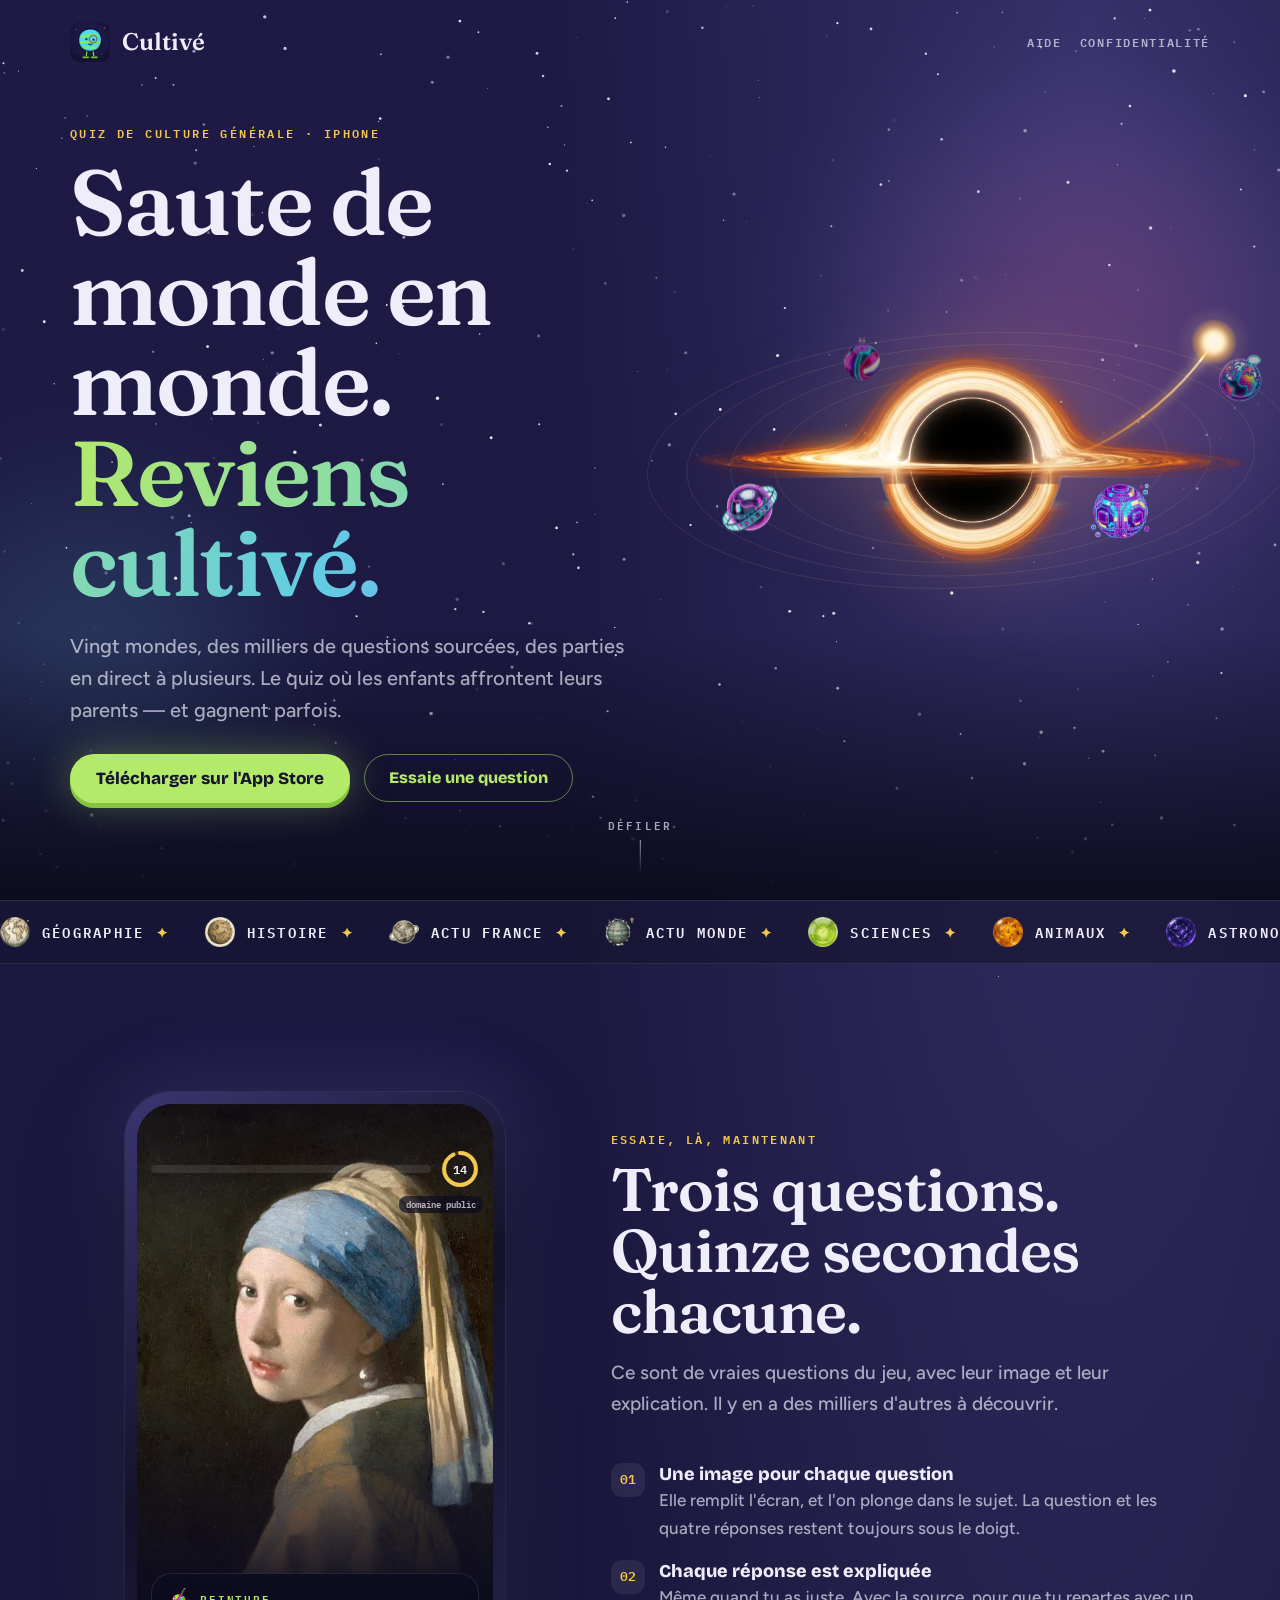
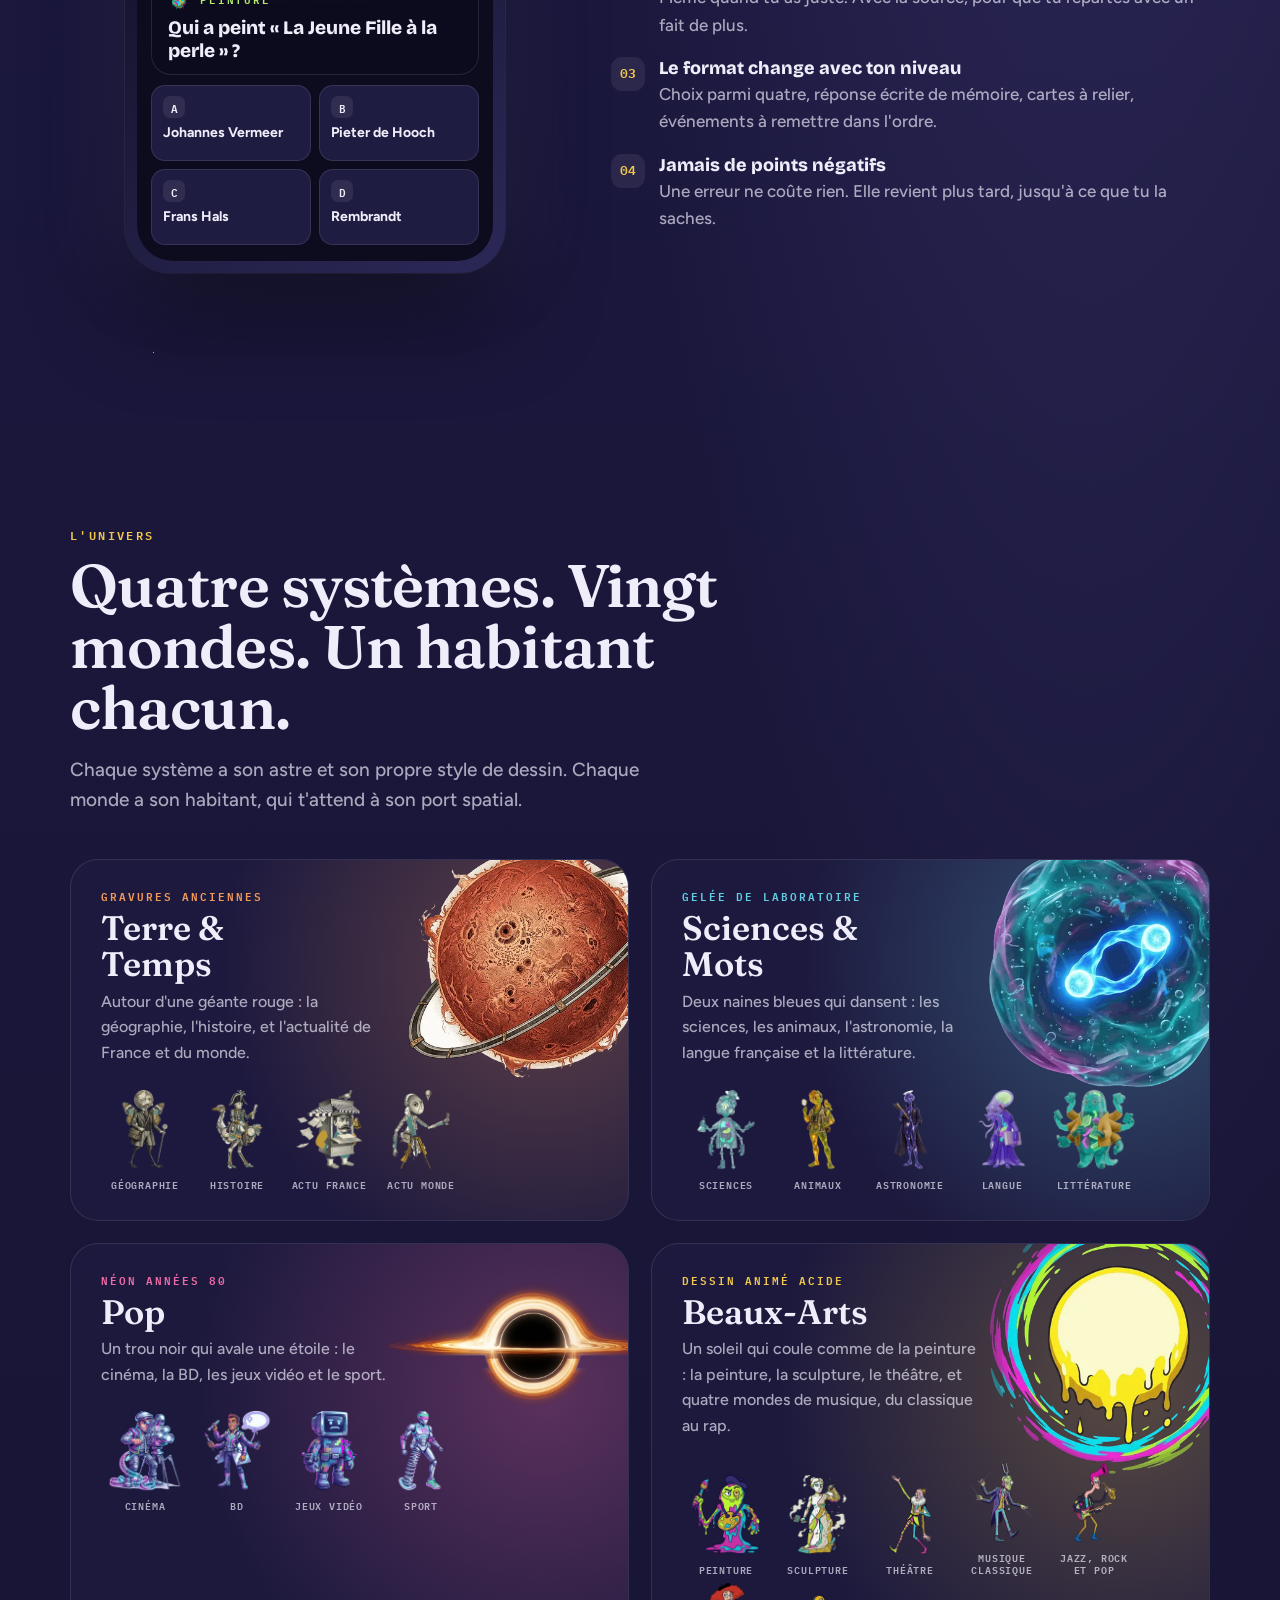
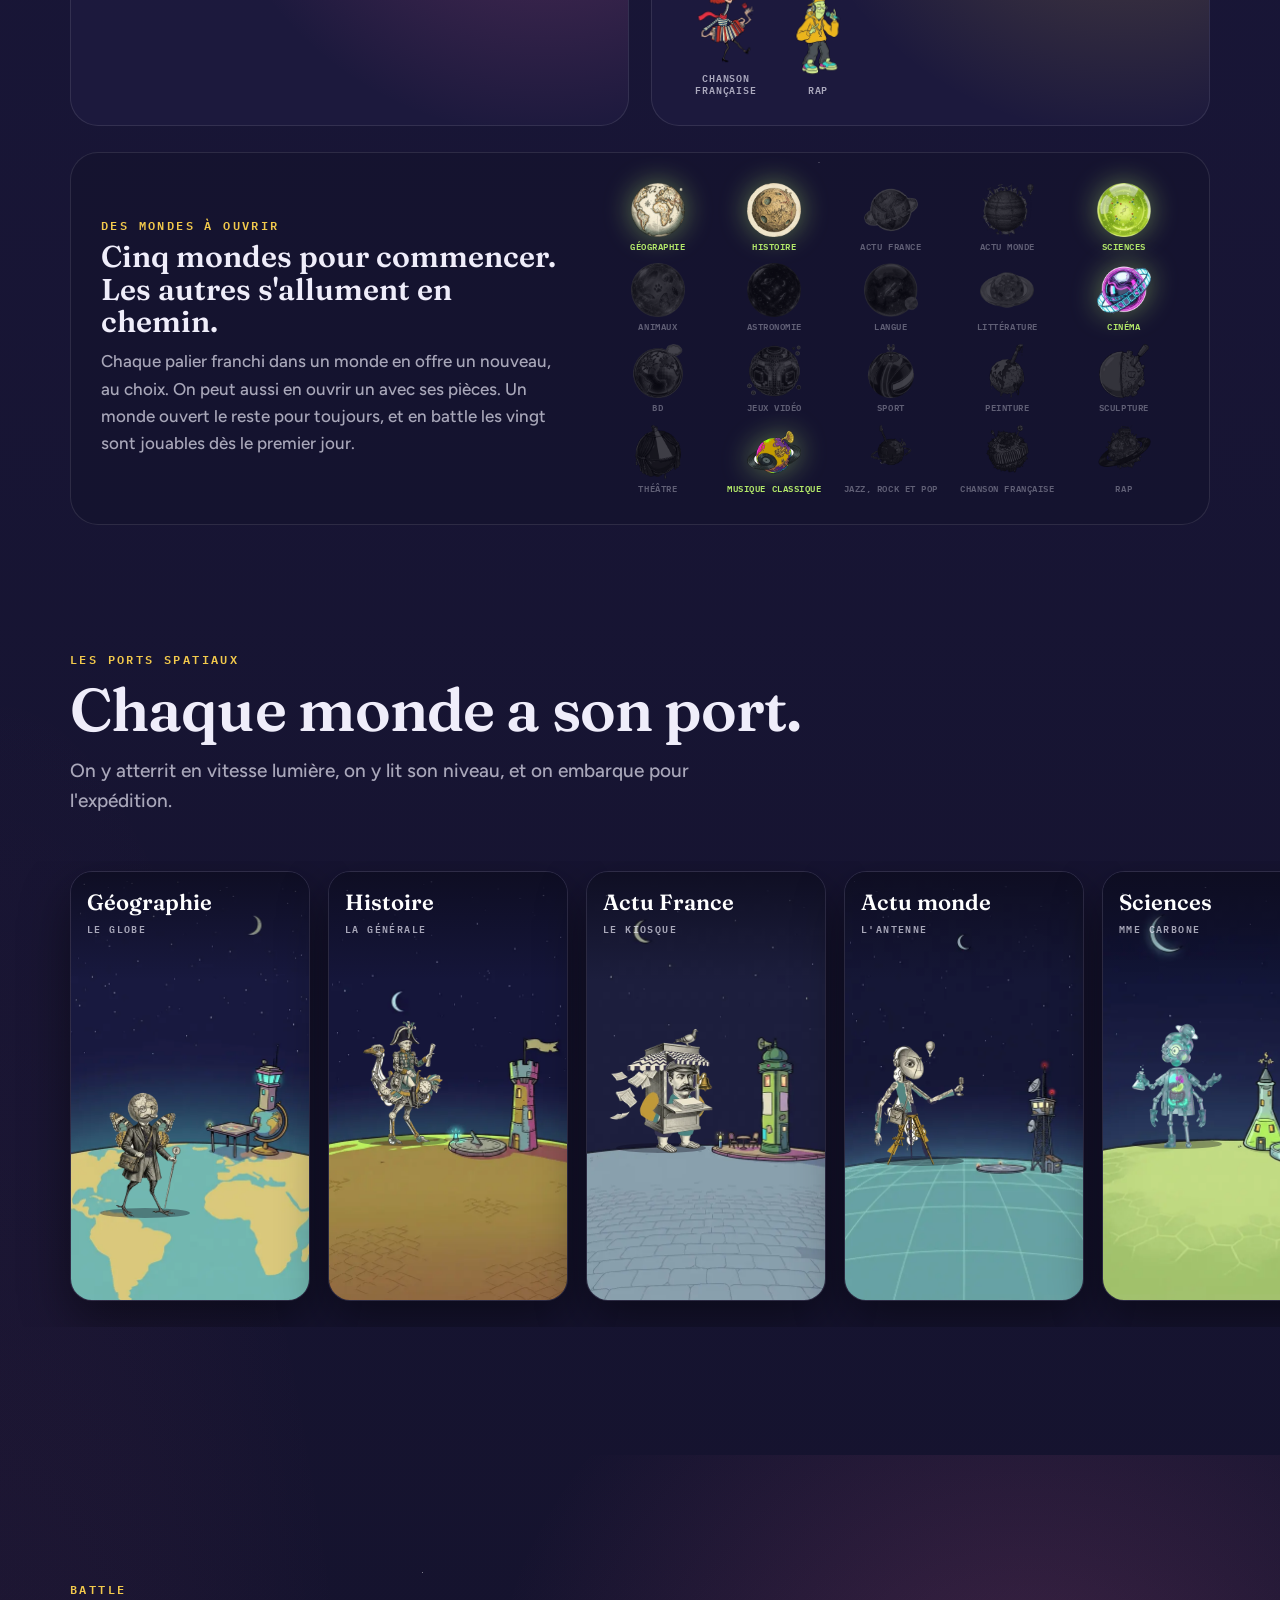
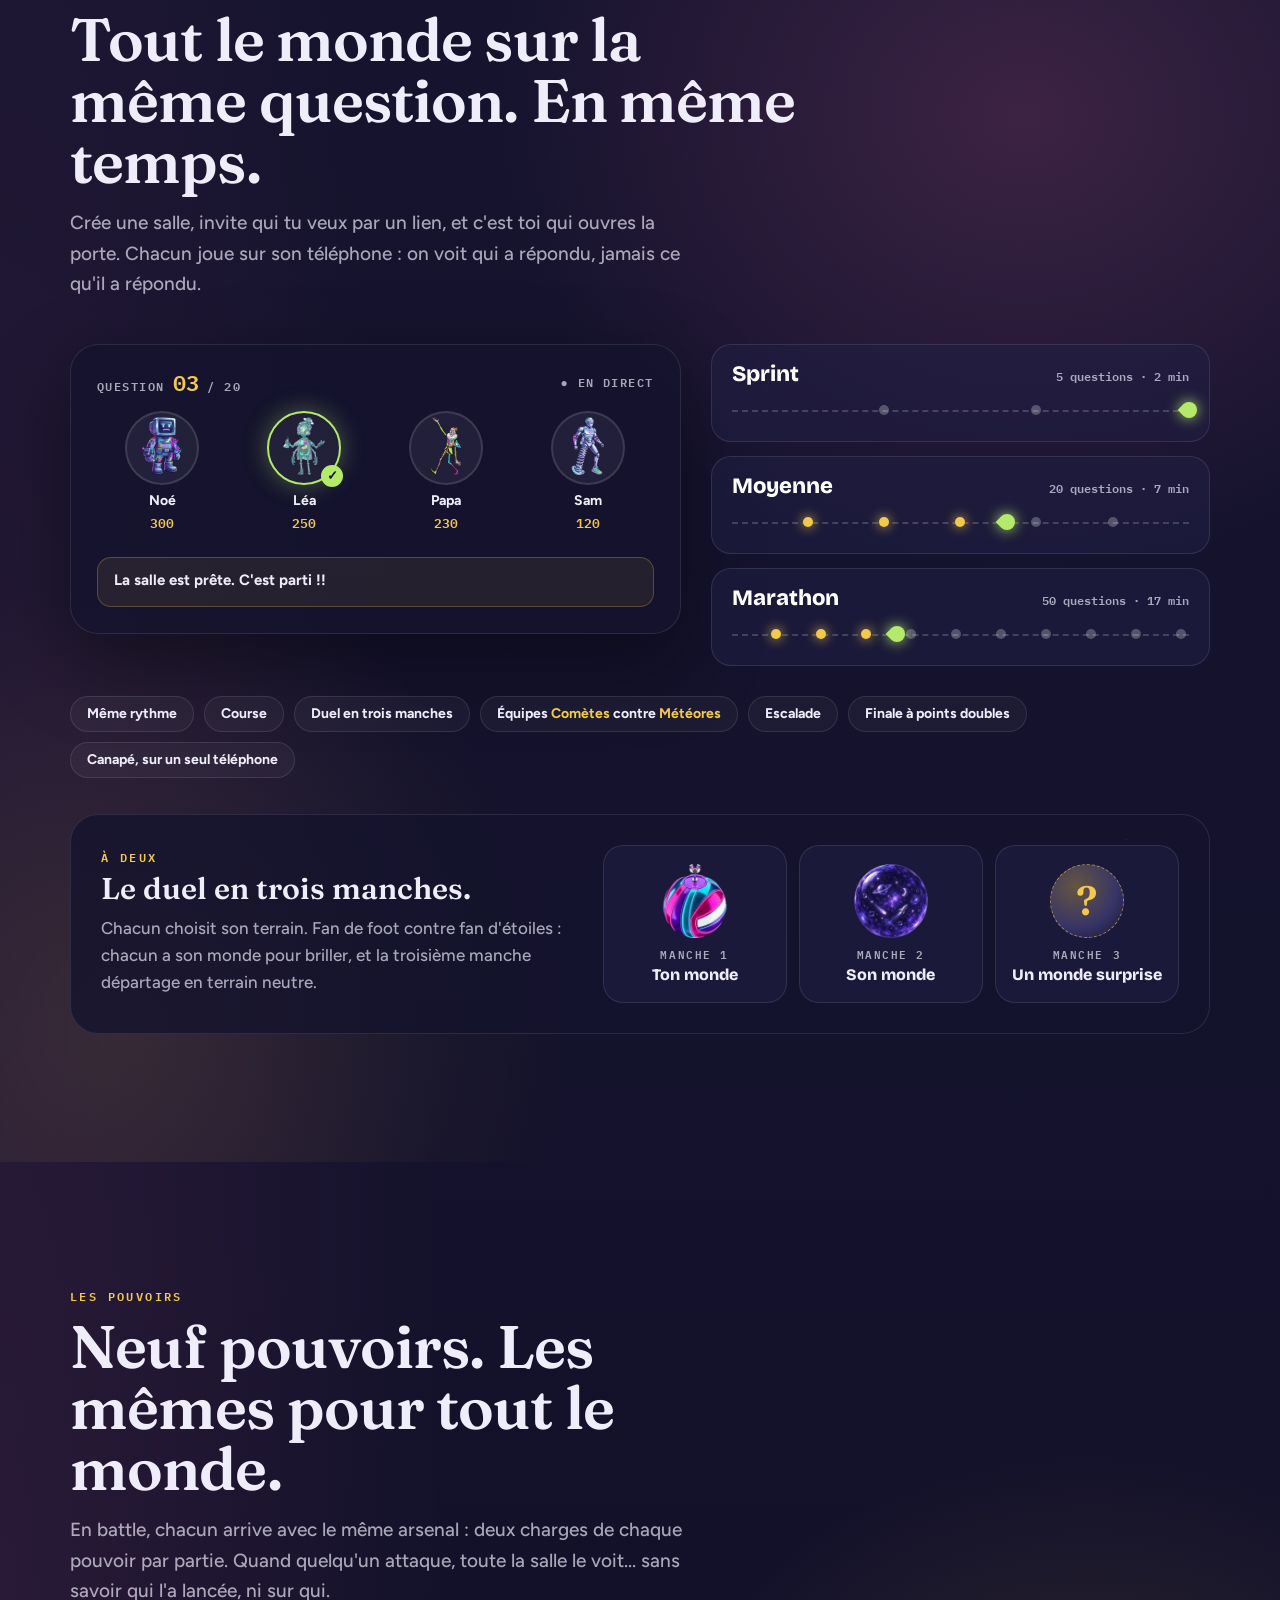
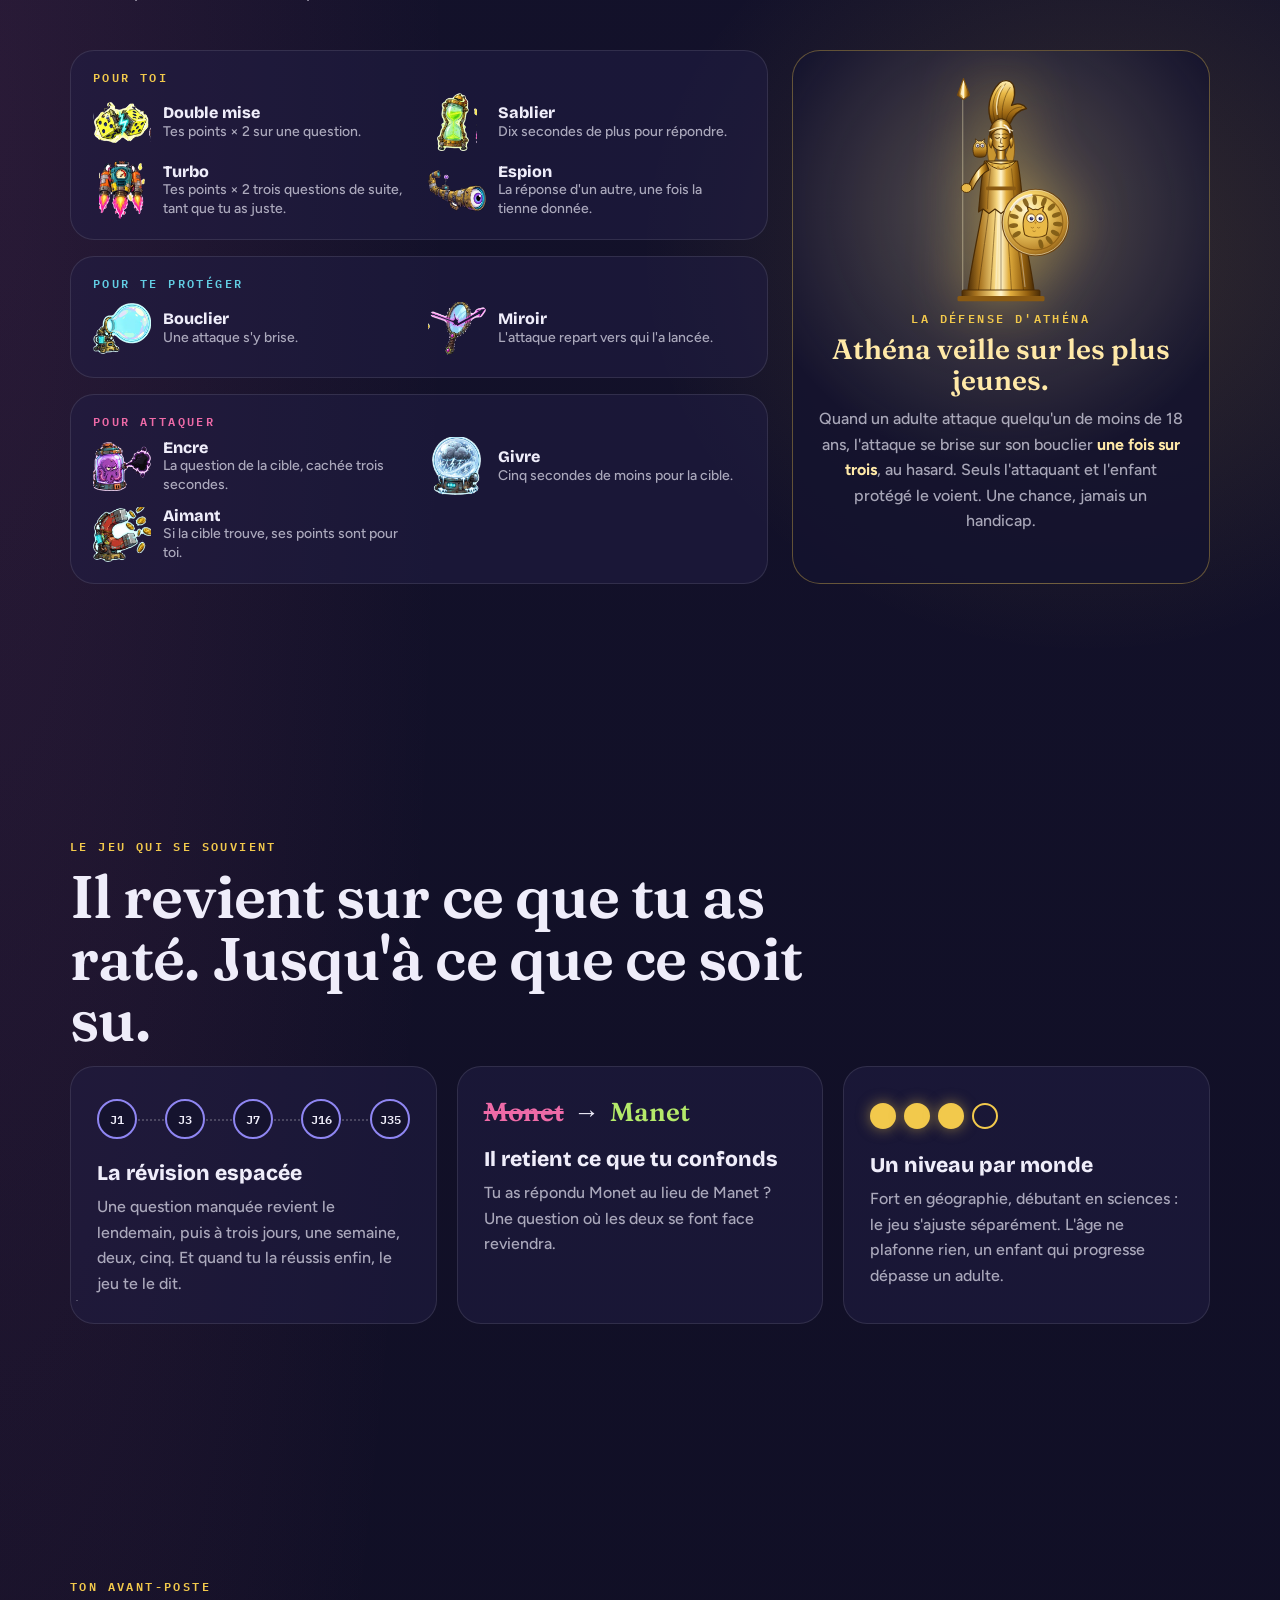
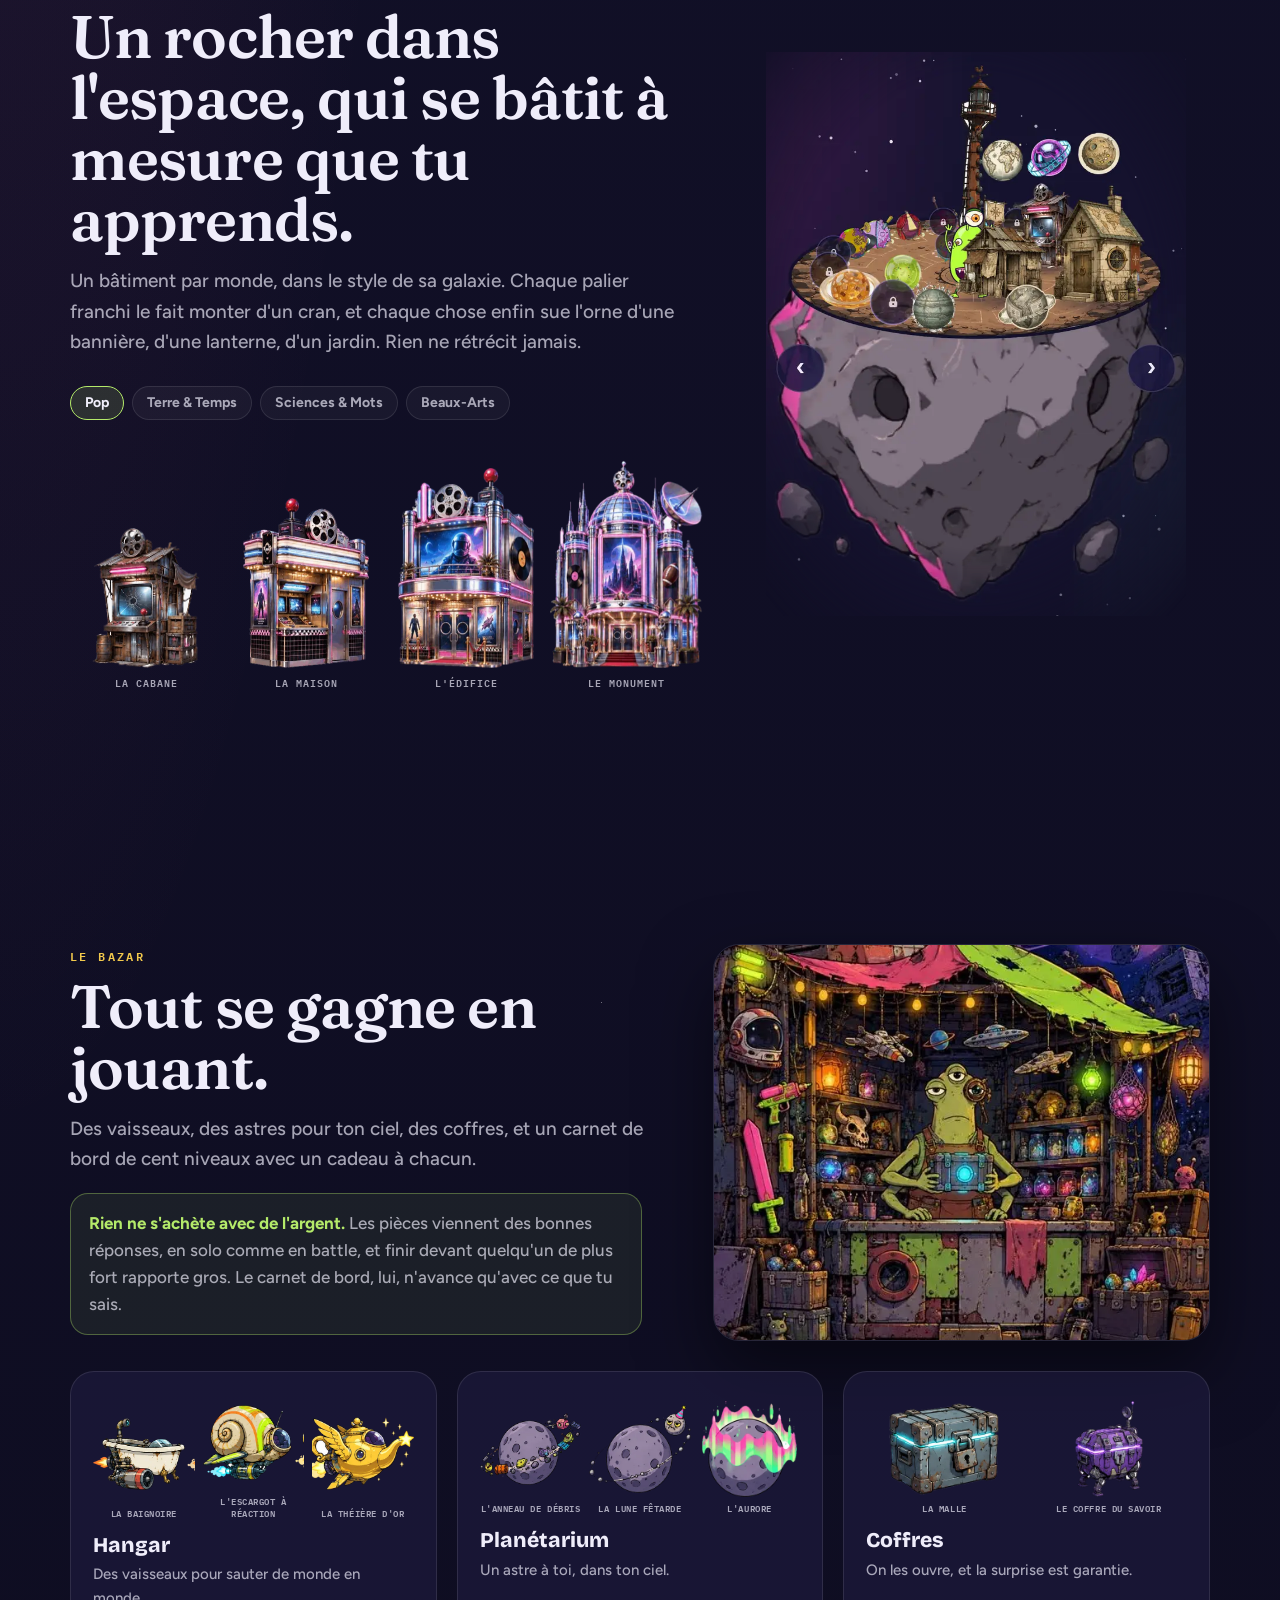
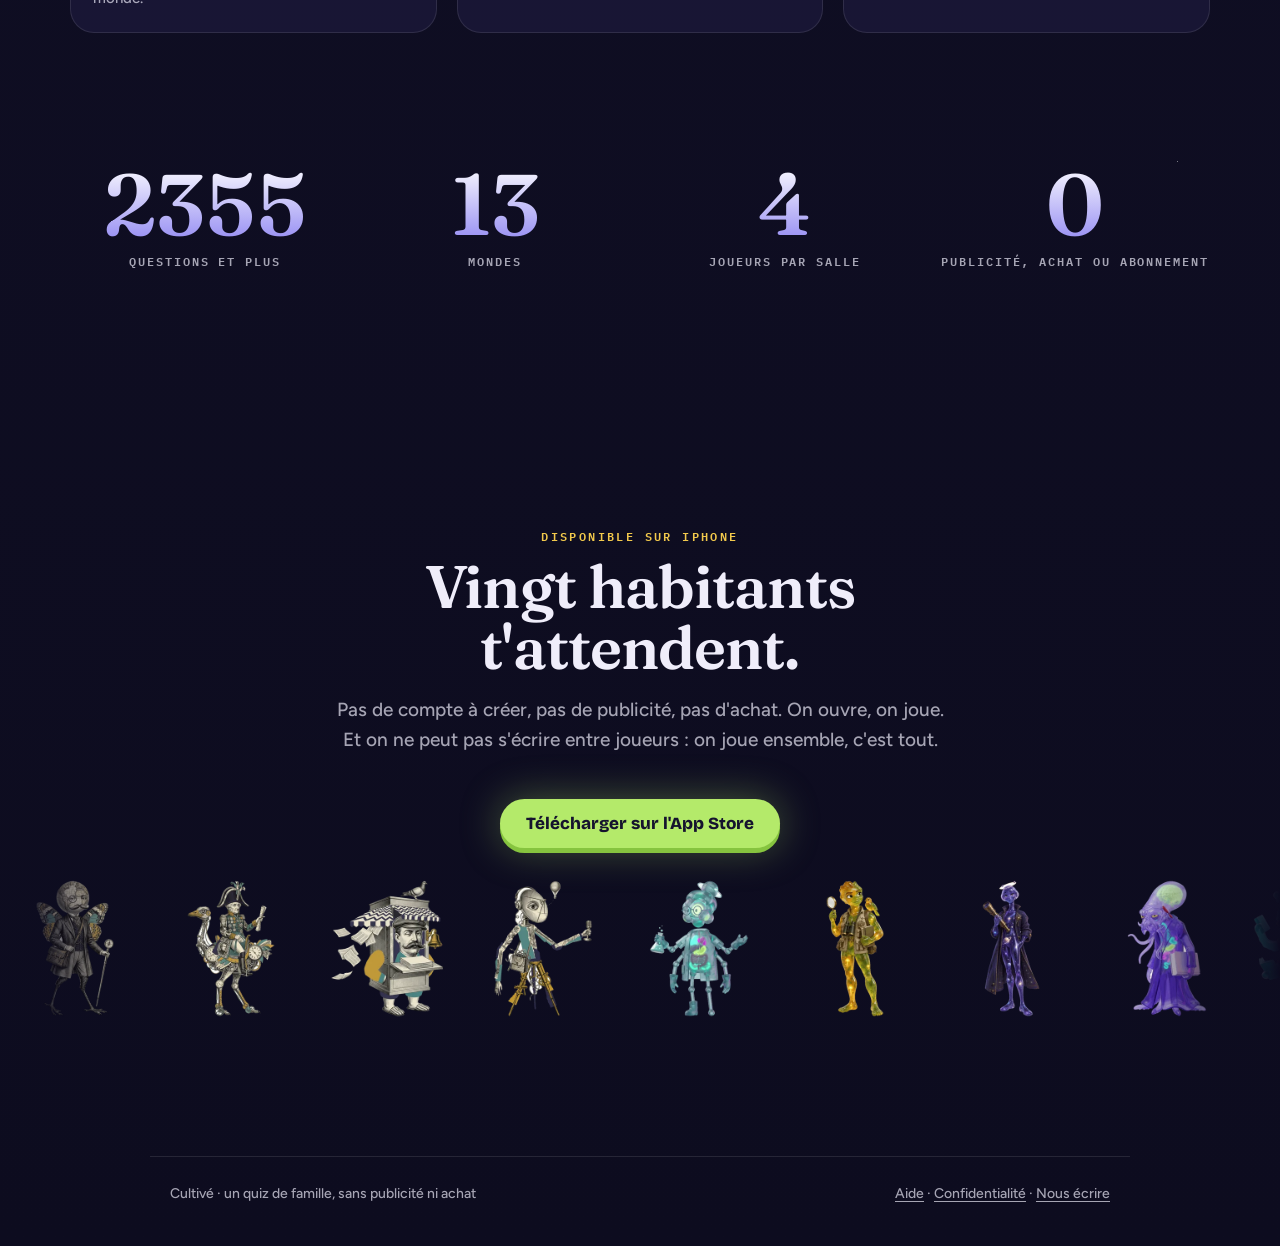
<file: index.html>
<!doctype html>
<html lang="fr">
<head>
<meta charset="utf-8">
<meta name="viewport" content="width=device-width, initial-scale=1">
<title>Cultivé — le quiz de culture générale en famille</title>
<meta name="description" content="Un quiz de culture générale qui se joue à plusieurs générations. Sans publicité, sans achat.">
<meta name="theme-color" content="#15132E">
<link rel="icon" type="image/png" href="images/icone-64.png">
<link rel="apple-touch-icon" href="images/icone-180.png">
<link rel="stylesheet" href="style.css?v=3fac3a9af5">
<link rel="stylesheet" href="accueil.css?v=709f65e1cc">
<script src="accueil.js?v=6f1de5e1aa" defer></script>
</head>
<body class="accueil">
<header class="cadre entete">
  <a class="marque" href="./"><img src="images/icone-180.png" alt=""><span>Cultivé</span></a>
  <nav class="nav"><a href="aide">Aide</a><a href="confidentialite">Confidentialité</a></nav>
</header>
<main class="cadre">

<section class="ouverture">
  <canvas id="ciel" aria-hidden="true"></canvas>
  <div class="nebuleuse a"></div><div class="nebuleuse b"></div>
  <div class="large">
    <div>
      <div class="surtitre">Quiz de culture générale · iPhone</div>
      <h1 class="titre-une">Saute de monde en monde. <em>Reviens cultivé.</em></h1>
      <p class="chapo">Vingt mondes, des milliers de questions sourcées, des parties en direct à plusieurs. Le quiz où les enfants affrontent leurs parents — et gagnent parfois.</p>
      <div class="actions">
        <a class="essayer" href="https://apps.apple.com/fr/app/id6809164824">Télécharger sur l'App Store</a>
        <a class="secondaire" href="#jouer">Essaie une question</a>
      </div>
    </div>
    <div class="orrery" aria-hidden="true">
      <svg class="flux" viewBox="0 0 1000 600" preserveAspectRatio="xMidYMid meet">
        <defs>
          <linearGradient id="flux-degrade" x1="1" y1="0" x2="0" y2="1">
            <stop offset="0" stop-color="#FFF6DC" stop-opacity="0.95"/>
            <stop offset="0.5" stop-color="#FFB547" stop-opacity="0.7"/>
            <stop offset="1" stop-color="#F2762E" stop-opacity="0"/>
          </linearGradient>
          <radialGradient id="etoile-lueur"><stop offset="0" stop-color="#FFFFFF"/><stop offset="0.25" stop-color="#FFF1C9"/><stop offset="1" stop-color="#FFB547" stop-opacity="0"/></radialGradient>
        </defs>
        <path class="filet halo" d="M 858 118 C 826 168, 772 222, 706 260 S 600 292, 552 296" />
        <path class="filet coeur" d="M 858 118 C 826 168, 772 222, 706 260 S 600 292, 552 296" />
        <path class="filet eclat" d="M 858 118 C 826 168, 772 222, 706 260 S 600 292, 552 296" />
        <path class="filet eclat b" d="M 858 118 C 826 168, 772 222, 706 260 S 600 292, 552 296" />
      </svg>
      <svg class="orbites" viewBox="0 0 1000 600" preserveAspectRatio="xMidYMid meet"><ellipse cx="499" cy="293" rx="290" ry="128" transform="rotate(-2.86 499 293)"/><ellipse cx="499" cy="293" rx="355" ry="150" transform="rotate(-2.86 499 293)"/><ellipse cx="499" cy="293" rx="420" ry="170" transform="rotate(-2.86 499 293)"/><ellipse cx="499" cy="293" rx="478" ry="188" transform="rotate(-2.86 499 293)"/></svg>
      <img class="trou-noir" src="images/trou-noir.webp" alt="">
      <div class="etoile-avalee"></div>
      <img class="orbe" data-monde="culture-populaire" src="images/planete-culture-populaire.webp" alt=""><img class="orbe" data-monde="cinema" src="images/planete-cinema.webp" alt=""><img class="orbe" data-monde="sport" src="images/planete-sport.webp" alt=""><img class="orbe" data-monde="bande-dessinee" src="images/planete-bande-dessinee.webp" alt="">
    </div>
  </div>
  <div class="defiler">Défiler</div>
</section>

<div class="bandeau" aria-hidden="true"><div class="piste"><span><img src="images/planete-geographie-monde.webp" alt="">Géographie <b style="color:var(--jaune)">✦</b></span><span><img src="images/planete-histoire-france.webp" alt="">Histoire <b style="color:var(--jaune)">✦</b></span><span><img src="images/planete-histoire-immediate-france.webp" alt="">Actu France <b style="color:var(--jaune)">✦</b></span><span><img src="images/planete-histoire-immediate-monde.webp" alt="">Actu monde <b style="color:var(--jaune)">✦</b></span><span><img src="images/planete-sciences-vie-terre.webp" alt="">Sciences <b style="color:var(--jaune)">✦</b></span><span><img src="images/planete-animaux.webp" alt="">Animaux <b style="color:var(--jaune)">✦</b></span><span><img src="images/planete-astronomie.webp" alt="">Astronomie <b style="color:var(--jaune)">✦</b></span><span><img src="images/planete-langue-francaise.webp" alt="">Langue <b style="color:var(--jaune)">✦</b></span><span><img src="images/planete-litterature.webp" alt="">Littérature <b style="color:var(--jaune)">✦</b></span><span><img src="images/planete-cinema.webp" alt="">Cinéma <b style="color:var(--jaune)">✦</b></span><span><img src="images/planete-bande-dessinee.webp" alt="">BD <b style="color:var(--jaune)">✦</b></span><span><img src="images/planete-culture-populaire.webp" alt="">Jeux vidéo <b style="color:var(--jaune)">✦</b></span><span><img src="images/planete-sport.webp" alt="">Sport <b style="color:var(--jaune)">✦</b></span><span><img src="images/planete-arts-visuels.webp" alt="">Peinture <b style="color:var(--jaune)">✦</b></span><span><img src="images/planete-sculpture.webp" alt="">Sculpture <b style="color:var(--jaune)">✦</b></span><span><img src="images/planete-theatre.webp" alt="">Théâtre <b style="color:var(--jaune)">✦</b></span><span><img src="images/planete-musique.webp" alt="">Musique classique <b style="color:var(--jaune)">✦</b></span><span><img src="images/planete-musiques-actuelles.webp" alt="">Jazz, rock et pop <b style="color:var(--jaune)">✦</b></span><span><img src="images/planete-chanson-francaise.webp" alt="">Chanson française <b style="color:var(--jaune)">✦</b></span><span><img src="images/planete-rap.webp" alt="">Rap <b style="color:var(--jaune)">✦</b></span><span><img src="images/planete-geographie-monde.webp" alt="">Géographie <b style="color:var(--jaune)">✦</b></span><span><img src="images/planete-histoire-france.webp" alt="">Histoire <b style="color:var(--jaune)">✦</b></span><span><img src="images/planete-histoire-immediate-france.webp" alt="">Actu France <b style="color:var(--jaune)">✦</b></span><span><img src="images/planete-histoire-immediate-monde.webp" alt="">Actu monde <b style="color:var(--jaune)">✦</b></span><span><img src="images/planete-sciences-vie-terre.webp" alt="">Sciences <b style="color:var(--jaune)">✦</b></span><span><img src="images/planete-animaux.webp" alt="">Animaux <b style="color:var(--jaune)">✦</b></span><span><img src="images/planete-astronomie.webp" alt="">Astronomie <b style="color:var(--jaune)">✦</b></span><span><img src="images/planete-langue-francaise.webp" alt="">Langue <b style="color:var(--jaune)">✦</b></span><span><img src="images/planete-litterature.webp" alt="">Littérature <b style="color:var(--jaune)">✦</b></span><span><img src="images/planete-cinema.webp" alt="">Cinéma <b style="color:var(--jaune)">✦</b></span><span><img src="images/planete-bande-dessinee.webp" alt="">BD <b style="color:var(--jaune)">✦</b></span><span><img src="images/planete-culture-populaire.webp" alt="">Jeux vidéo <b style="color:var(--jaune)">✦</b></span><span><img src="images/planete-sport.webp" alt="">Sport <b style="color:var(--jaune)">✦</b></span><span><img src="images/planete-arts-visuels.webp" alt="">Peinture <b style="color:var(--jaune)">✦</b></span><span><img src="images/planete-sculpture.webp" alt="">Sculpture <b style="color:var(--jaune)">✦</b></span><span><img src="images/planete-theatre.webp" alt="">Théâtre <b style="color:var(--jaune)">✦</b></span><span><img src="images/planete-musique.webp" alt="">Musique classique <b style="color:var(--jaune)">✦</b></span><span><img src="images/planete-musiques-actuelles.webp" alt="">Jazz, rock et pop <b style="color:var(--jaune)">✦</b></span><span><img src="images/planete-chanson-francaise.webp" alt="">Chanson française <b style="color:var(--jaune)">✦</b></span><span><img src="images/planete-rap.webp" alt="">Rap <b style="color:var(--jaune)">✦</b></span></div></div>

<section class="bloc" id="jouer">
  <div class="large jouer">
    <div class="telephone immersif apparait" id="demo">
      <div class="ecran">
        <div class="haut-jeu">
          <div class="progres"><i></i></div>
          <div class="chrono"><svg viewBox="0 0 38 38"><circle class="fond" cx="19" cy="19" r="15.9"/><circle class="reste" cx="19" cy="19" r="15.9" pathLength="100"/></svg><b>15</b></div>
        </div>
        <div class="tuile"><img src="images/demo-vermeer.webp" alt=""><a class="credit" target="_blank" rel="noopener"></a></div>
        <div class="serie" aria-live="polite"></div>
        <div class="carte-q"><div class="monde-q"></div><div class="enonce" aria-live="polite"></div></div>
        <div class="choix"></div>
        <div class="panneau" aria-live="polite">
          <div class="verdict"></div>
          <p class="reponse-dite"></p>
          <p class="explication"></p>
          <button class="suivante">Suivante</button>
        </div>
        <div class="fin-demo">
          <div class="surtitre">Ton score</div>
          <strong>0</strong>
          <p></p>
          <button class="suivante rejouer" style="padding:13px 26px">Rejouer</button>
        </div>
      </div>
    </div>
    <div class="apparait" style="--retard:.1s">
      <div class="surtitre">Essaie, là, maintenant</div>
      <h2>Trois questions. Quinze secondes chacune.</h2>
      <p class="intro">Ce sont de vraies questions du jeu, avec leur image et leur explication. Il y en a des milliers d'autres à découvrir.</p>
      <div class="argument">
        <div><b>01</b><p><strong>Une image pour chaque question</strong>Elle remplit l'écran, et l'on plonge dans le sujet. La question et les quatre réponses restent toujours sous le doigt.</p></div>
        <div><b>02</b><p><strong>Chaque réponse est expliquée</strong>Même quand tu as juste. Avec la source, pour que tu repartes avec un fait de plus.</p></div>
        <div><b>03</b><p><strong>Le format change avec ton niveau</strong>Choix parmi quatre, réponse écrite de mémoire, cartes à relier, événements à remettre dans l'ordre.</p></div>
        <div><b>04</b><p><strong>Jamais de points négatifs</strong>Une erreur ne coûte rien. Elle revient plus tard, jusqu'à ce que tu la saches.</p></div>
      </div>
    </div>
  </div>
</section>

<section class="bloc">
  <div class="large">
    <div class="apparait">
      <div class="surtitre">L'univers</div>
      <h2>Quatre systèmes. Vingt mondes. Un habitant chacun.</h2>
      <p class="intro">Chaque système a son astre et son propre style de dessin. Chaque monde a son habitant, qui t'attend à son port spatial.</p>
    </div>
    <div class="systemes">
    <article class="sys apparait" style="--lueur:rgba(242,154,90,.55);--lueur-texte:#F29A5A;--tour:120s;--retard:0s">
      <img class="astre-sys" src="images/astre-G.webp" alt="">
      <div class="style-sys">Gravures anciennes</div>
      <h3>Terre & Temps</h3>
      <p>Autour d'une géante rouge : la géographie, l'histoire, et l'actualité de France et du monde.</p>
      <div class="mondes-sys"><div class="m"><img class="h" src="images/habitant-geographie-monde.webp" alt="le Globe" loading="lazy"><span>Géographie</span></div><div class="m"><img class="h" src="images/habitant-histoire-france.webp" alt="la Générale" loading="lazy"><span>Histoire</span></div><div class="m"><img class="h" src="images/habitant-histoire-immediate-france.webp" alt="le Kiosque" loading="lazy"><span>Actu France</span></div><div class="m"><img class="h" src="images/habitant-histoire-immediate-monde.webp" alt="l'Antenne" loading="lazy"><span>Actu monde</span></div></div>
    </article>
    <article class="sys apparait" style="--lueur:rgba(98,205,227,.55);--lueur-texte:#62CDE3;--tour:40s;--retard:0.08s">
      <img class="astre-sys" src="images/astre-I.webp" alt="">
      <div class="style-sys">Gelée de laboratoire</div>
      <h3>Sciences & Mots</h3>
      <p>Deux naines bleues qui dansent : les sciences, les animaux, l'astronomie, la langue française et la littérature.</p>
      <div class="mondes-sys"><div class="m"><img class="h" src="images/habitant-sciences-vie-terre.webp" alt="Mme Carbone" loading="lazy"><span>Sciences</span></div><div class="m"><img class="h" src="images/habitant-animaux.webp" alt="Carnet" loading="lazy"><span>Animaux</span></div><div class="m"><img class="h" src="images/habitant-astronomie.webp" alt="Lunette" loading="lazy"><span>Astronomie</span></div><div class="m"><img class="h" src="images/habitant-langue-francaise.webp" alt="le Grammairien" loading="lazy"><span>Langue</span></div><div class="m"><img class="h" src="images/habitant-litterature.webp" alt="Six-Mains" loading="lazy"><span>Littérature</span></div></div>
    </article>
    <article class="sys apparait" style="--lueur:rgba(238,106,167,.55);--lueur-texte:#EE6AA7;--tour:50s;--retard:0.16s">
      <img class="astre-sys fixe" src="images/trou-noir.webp" alt="">
      <div class="style-sys">Néon années 80</div>
      <h3>Pop</h3>
      <p>Un trou noir qui avale une étoile : le cinéma, la BD, les jeux vidéo et le sport.</p>
      <div class="mondes-sys"><div class="m"><img class="h" src="images/habitant-cinema.webp" alt="l'Opérateur" loading="lazy"><span>Cinéma</span></div><div class="m"><img class="h" src="images/habitant-bande-dessinee.webp" alt="Phylactère" loading="lazy"><span>BD</span></div><div class="m"><img class="h" src="images/habitant-culture-populaire.webp" alt="Pixel" loading="lazy"><span>Jeux vidéo</span></div><div class="m"><img class="h" src="images/habitant-sport.webp" alt="Ressort" loading="lazy"><span>Sport</span></div></div>
    </article>
    <article class="sys apparait" style="--lueur:rgba(242,201,76,.5);--lueur-texte:#F2C94C;--tour:90s;--retard:0.24s">
      <img class="astre-sys" src="images/astre-D.webp" alt="">
      <div class="style-sys">Dessin animé acide</div>
      <h3>Beaux-Arts</h3>
      <p>Un soleil qui coule comme de la peinture : la peinture, la sculpture, le théâtre, et quatre mondes de musique, du classique au rap.</p>
      <div class="mondes-sys"><div class="m"><img class="h" src="images/habitant-arts-visuels.webp" alt="Gribouille" loading="lazy"><span>Peinture</span></div><div class="m"><img class="h" src="images/habitant-sculpture.webp" alt="l'Inachevée" loading="lazy"><span>Sculpture</span></div><div class="m"><img class="h" src="images/habitant-theatre.webp" alt="le Tragédien" loading="lazy"><span>Théâtre</span></div><div class="m"><img class="h" src="images/habitant-musique.webp" alt="le Métronome" loading="lazy"><span>Musique classique</span></div><div class="m"><img class="h" src="images/habitant-musiques-actuelles.webp" alt="Larsen" loading="lazy"><span>Jazz, rock et pop</span></div><div class="m"><img class="h" src="images/habitant-chanson-francaise.webp" alt="Musette" loading="lazy"><span>Chanson française</span></div><div class="m"><img class="h" src="images/habitant-rap.webp" alt="Punchline" loading="lazy"><span>Rap</span></div></div>
    </article>
    </div>
    <div class="deblocage apparait">
      <div>
        <div class="surtitre">Des mondes à ouvrir</div>
        <h3>Cinq mondes pour commencer. Les autres s'allument en chemin.</h3>
        <p>Chaque palier franchi dans un monde en offre un nouveau, au choix. On peut aussi en ouvrir un avec ses pièces. Un monde ouvert le reste pour toujours, et en battle les vingt sont jouables dès le premier jour.</p>
      </div>
      <div class="ciel-mondes"><div class="mo ouvert" style="--k:0"><img src="images/planete-geographie-monde.webp" alt="" loading="lazy"><span>Géographie</span></div><div class="mo ouvert" style="--k:7"><img src="images/planete-histoire-france.webp" alt="" loading="lazy"><span>Histoire</span></div><div class="mo" style="--k:5"><img src="images/planete-histoire-immediate-france.webp" alt="" loading="lazy"><span>Actu France</span></div><div class="mo" style="--k:3"><img src="images/planete-histoire-immediate-monde.webp" alt="" loading="lazy"><span>Actu monde</span></div><div class="mo ouvert" style="--k:1"><img src="images/planete-sciences-vie-terre.webp" alt="" loading="lazy"><span>Sciences</span></div><div class="mo" style="--k:8"><img src="images/planete-animaux.webp" alt="" loading="lazy"><span>Animaux</span></div><div class="mo" style="--k:6"><img src="images/planete-astronomie.webp" alt="" loading="lazy"><span>Astronomie</span></div><div class="mo" style="--k:4"><img src="images/planete-langue-francaise.webp" alt="" loading="lazy"><span>Langue</span></div><div class="mo" style="--k:2"><img src="images/planete-litterature.webp" alt="" loading="lazy"><span>Littérature</span></div><div class="mo ouvert" style="--k:0"><img src="images/planete-cinema.webp" alt="" loading="lazy"><span>Cinéma</span></div><div class="mo" style="--k:7"><img src="images/planete-bande-dessinee.webp" alt="" loading="lazy"><span>BD</span></div><div class="mo" style="--k:5"><img src="images/planete-culture-populaire.webp" alt="" loading="lazy"><span>Jeux vidéo</span></div><div class="mo" style="--k:3"><img src="images/planete-sport.webp" alt="" loading="lazy"><span>Sport</span></div><div class="mo" style="--k:1"><img src="images/planete-arts-visuels.webp" alt="" loading="lazy"><span>Peinture</span></div><div class="mo" style="--k:8"><img src="images/planete-sculpture.webp" alt="" loading="lazy"><span>Sculpture</span></div><div class="mo" style="--k:6"><img src="images/planete-theatre.webp" alt="" loading="lazy"><span>Théâtre</span></div><div class="mo ouvert" style="--k:4"><img src="images/planete-musique.webp" alt="" loading="lazy"><span>Musique classique</span></div><div class="mo" style="--k:2"><img src="images/planete-musiques-actuelles.webp" alt="" loading="lazy"><span>Jazz, rock et pop</span></div><div class="mo" style="--k:0"><img src="images/planete-chanson-francaise.webp" alt="" loading="lazy"><span>Chanson française</span></div><div class="mo" style="--k:7"><img src="images/planete-rap.webp" alt="" loading="lazy"><span>Rap</span></div></div>
    </div>
  </div>
</section>

<section class="bloc" style="padding-top:0">
  <div class="large apparait">
    <div class="surtitre">Les ports spatiaux</div>
    <h2>Chaque monde a son port.</h2>
    <p class="intro">On y atterrit en vitesse lumière, on y lit son niveau, et on embarque pour l'expédition.</p>
  </div>
  <div class="ports">
    <figure class="port">
      <img class="fond-port" src="images/port-geographie-monde.webp" alt="" loading="lazy" draggable="false">
      <span class="ombre-h" style="top:79.7%"></span>
      <img class="h" src="images/habitant-geographie-monde.webp" alt="le Globe" loading="lazy" draggable="false" style="top:80.7%;animation-delay:-0.00s">
      <figcaption><strong>Géographie</strong><span>le Globe</span></figcaption>
    </figure>
    <figure class="port">
      <img class="fond-port" src="images/port-histoire-france.webp" alt="" loading="lazy" draggable="false">
      <span class="ombre-h" style="top:62.9%"></span>
      <img class="h" src="images/habitant-histoire-france.webp" alt="la Générale" loading="lazy" draggable="false" style="top:63.9%;animation-delay:-0.37s">
      <figcaption><strong>Histoire</strong><span>la Générale</span></figcaption>
    </figure>
    <figure class="port">
      <img class="fond-port" src="images/port-histoire-immediate-france.webp" alt="" loading="lazy" draggable="false">
      <span class="ombre-h" style="top:64.6%"></span>
      <img class="h" src="images/habitant-histoire-immediate-france.webp" alt="le Kiosque" loading="lazy" draggable="false" style="top:65.6%;animation-delay:-0.74s">
      <figcaption><strong>Actu France</strong><span>le Kiosque</span></figcaption>
    </figure>
    <figure class="port">
      <img class="fond-port" src="images/port-histoire-immediate-monde.webp" alt="" loading="lazy" draggable="false">
      <span class="ombre-h" style="top:67.6%"></span>
      <img class="h" src="images/habitant-histoire-immediate-monde.webp" alt="l'Antenne" loading="lazy" draggable="false" style="top:68.6%;animation-delay:-1.11s">
      <figcaption><strong>Actu monde</strong><span>l'Antenne</span></figcaption>
    </figure>
    <figure class="port">
      <img class="fond-port" src="images/port-sciences-vie-terre.webp" alt="" loading="lazy" draggable="false">
      <span class="ombre-h" style="top:63.6%"></span>
      <img class="h" src="images/habitant-sciences-vie-terre.webp" alt="Mme Carbone" loading="lazy" draggable="false" style="top:64.6%;animation-delay:-1.48s">
      <figcaption><strong>Sciences</strong><span>Mme Carbone</span></figcaption>
    </figure>
    <figure class="port">
      <img class="fond-port" src="images/port-animaux.webp" alt="" loading="lazy" draggable="false">
      <span class="ombre-h" style="top:57.1%"></span>
      <img class="h" src="images/habitant-animaux.webp" alt="Carnet" loading="lazy" draggable="false" style="top:58.1%;animation-delay:-1.85s">
      <figcaption><strong>Animaux</strong><span>Carnet</span></figcaption>
    </figure>
    <figure class="port">
      <img class="fond-port" src="images/port-astronomie.webp" alt="" loading="lazy" draggable="false">
      <span class="ombre-h" style="top:59.2%"></span>
      <img class="h" src="images/habitant-astronomie.webp" alt="Lunette" loading="lazy" draggable="false" style="top:60.2%;animation-delay:-2.22s">
      <figcaption><strong>Astronomie</strong><span>Lunette</span></figcaption>
    </figure>
    <figure class="port">
      <img class="fond-port" src="images/port-langue-francaise.webp" alt="" loading="lazy" draggable="false">
      <span class="ombre-h" style="top:66.6%"></span>
      <img class="h" src="images/habitant-langue-francaise.webp" alt="le Grammairien" loading="lazy" draggable="false" style="top:67.6%;animation-delay:-2.59s">
      <figcaption><strong>Langue</strong><span>le Grammairien</span></figcaption>
    </figure>
    <figure class="port">
      <img class="fond-port" src="images/port-litterature.webp" alt="" loading="lazy" draggable="false">
      <span class="ombre-h" style="top:63.6%"></span>
      <img class="h" src="images/habitant-litterature.webp" alt="Six-Mains" loading="lazy" draggable="false" style="top:64.6%;animation-delay:-2.96s">
      <figcaption><strong>Littérature</strong><span>Six-Mains</span></figcaption>
    </figure>
    <figure class="port">
      <img class="fond-port" src="images/port-cinema.webp" alt="" loading="lazy" draggable="false">
      <span class="ombre-h" style="top:50.0%"></span>
      <img class="h" src="images/habitant-cinema.webp" alt="l'Opérateur" loading="lazy" draggable="false" style="top:51.0%;animation-delay:-3.33s">
      <figcaption><strong>Cinéma</strong><span>l'Opérateur</span></figcaption>
    </figure>
    <figure class="port">
      <img class="fond-port" src="images/port-bande-dessinee.webp" alt="" loading="lazy" draggable="false">
      <span class="ombre-h" style="top:67.8%"></span>
      <img class="h" src="images/habitant-bande-dessinee.webp" alt="Phylactère" loading="lazy" draggable="false" style="top:68.8%;animation-delay:-0.10s">
      <figcaption><strong>BD</strong><span>Phylactère</span></figcaption>
    </figure>
    <figure class="port">
      <img class="fond-port" src="images/port-culture-populaire.webp" alt="" loading="lazy" draggable="false">
      <span class="ombre-h" style="top:68.7%"></span>
      <img class="h" src="images/habitant-culture-populaire.webp" alt="Pixel" loading="lazy" draggable="false" style="top:69.7%;animation-delay:-0.47s">
      <figcaption><strong>Jeux vidéo</strong><span>Pixel</span></figcaption>
    </figure>
    <figure class="port">
      <img class="fond-port" src="images/port-sport.webp" alt="" loading="lazy" draggable="false">
      <span class="ombre-h" style="top:74.3%"></span>
      <img class="h" src="images/habitant-sport.webp" alt="Ressort" loading="lazy" draggable="false" style="top:75.3%;animation-delay:-0.84s">
      <figcaption><strong>Sport</strong><span>Ressort</span></figcaption>
    </figure>
    <figure class="port">
      <img class="fond-port" src="images/port-arts-visuels.webp" alt="" loading="lazy" draggable="false">
      <span class="ombre-h" style="top:81.0%"></span>
      <img class="h" src="images/habitant-arts-visuels.webp" alt="Gribouille" loading="lazy" draggable="false" style="top:82.0%;animation-delay:-1.21s">
      <figcaption><strong>Peinture</strong><span>Gribouille</span></figcaption>
    </figure>
    <figure class="port">
      <img class="fond-port" src="images/port-sculpture.webp" alt="" loading="lazy" draggable="false">
      <span class="ombre-h" style="top:67.4%"></span>
      <img class="h" src="images/habitant-sculpture.webp" alt="l'Inachevée" loading="lazy" draggable="false" style="top:68.4%;animation-delay:-1.58s">
      <figcaption><strong>Sculpture</strong><span>l'Inachevée</span></figcaption>
    </figure>
    <figure class="port">
      <img class="fond-port" src="images/port-theatre.webp" alt="" loading="lazy" draggable="false">
      <span class="ombre-h" style="top:83.3%"></span>
      <img class="h" src="images/habitant-theatre.webp" alt="le Tragédien" loading="lazy" draggable="false" style="top:84.3%;animation-delay:-1.95s">
      <figcaption><strong>Théâtre</strong><span>le Tragédien</span></figcaption>
    </figure>
    <figure class="port">
      <img class="fond-port" src="images/port-musique.webp" alt="" loading="lazy" draggable="false">
      <span class="ombre-h" style="top:70.0%"></span>
      <img class="h" src="images/habitant-musique.webp" alt="le Métronome" loading="lazy" draggable="false" style="top:71.0%;animation-delay:-2.32s">
      <figcaption><strong>Musique classique</strong><span>le Métronome</span></figcaption>
    </figure>
    <figure class="port">
      <img class="fond-port" src="images/port-musiques-actuelles.webp" alt="" loading="lazy" draggable="false">
      <span class="ombre-h" style="top:66.0%"></span>
      <img class="h" src="images/habitant-musiques-actuelles.webp" alt="Larsen" loading="lazy" draggable="false" style="top:67.0%;animation-delay:-2.69s">
      <figcaption><strong>Jazz, rock et pop</strong><span>Larsen</span></figcaption>
    </figure>
    <figure class="port">
      <img class="fond-port" src="images/port-chanson-francaise.webp" alt="" loading="lazy" draggable="false">
      <span class="ombre-h" style="top:61.5%"></span>
      <img class="h" src="images/habitant-chanson-francaise.webp" alt="Musette" loading="lazy" draggable="false" style="top:62.5%;animation-delay:-3.06s">
      <figcaption><strong>Chanson française</strong><span>Musette</span></figcaption>
    </figure>
    <figure class="port">
      <img class="fond-port" src="images/port-rap.webp" alt="" loading="lazy" draggable="false">
      <span class="ombre-h" style="top:62.0%"></span>
      <img class="h" src="images/habitant-rap.webp" alt="Punchline" loading="lazy" draggable="false" style="top:63.0%;animation-delay:-3.43s">
      <figcaption><strong>Rap</strong><span>Punchline</span></figcaption>
    </figure>
  </div>
</section>

<section class="bloc battle">
  <div class="large">
    <div class="apparait">
      <div class="surtitre">Battle</div>
      <h2>Tout le monde sur la même question. En même temps.</h2>
      <p class="intro">Crée une salle, invite qui tu veux par un lien, et c'est toi qui ouvres la porte. Chacun joue sur son téléphone : on voit qui a répondu, jamais ce qu'il a répondu.</p>
    </div>
    <div class="salle-demo">
      <div class="table-joueurs apparait" id="salle">
        <div class="q-en-cours"><span>Question <b>03</b> / 20</span><span>● En direct</span></div>
        <div class="joueurs">
          <div class="joueur"><div class="av"><img src="images/habitant-culture-populaire.webp" alt=""></div><span>Noé</span><small>300</small></div>
          <div class="joueur"><div class="av"><img src="images/habitant-sciences-vie-terre.webp" alt=""></div><span>Léa</span><small>250</small></div>
          <div class="joueur"><div class="av"><img src="images/habitant-theatre.webp" alt=""></div><span>Papa</span><small>230</small></div>
          <div class="joueur"><div class="av"><img src="images/habitant-sport.webp" alt=""></div><span>Sam</span><small>120</small></div>
        </div>
        <div class="annonce">La salle est prête. C'est parti !!</div>
      </div>
      <div class="formats apparait" style="--retard:.1s">
        <div class="format"><div class="tete"><strong>Sprint</strong><small>5 questions · 2 min</small></div><div class="route" data-escales="2" data-duree="2200"></div></div>
        <div class="format"><div class="tete"><strong>Moyenne</strong><small>20 questions · 7 min</small></div><div class="route" data-escales="5" data-duree="4200"></div></div>
        <div class="format"><div class="tete"><strong>Marathon</strong><small>50 questions · 17 min</small></div><div class="route" data-escales="11" data-duree="7000" data-fin="non"></div></div>
      </div>
    </div>
    <div class="modes apparait">
      <span>Même rythme</span><span>Course</span><span>Duel en trois manches</span><span>Équipes <b>Comètes</b> contre <b>Météores</b></span><span>Escalade</span><span>Finale à points doubles</span><span>Canapé, sur un seul téléphone</span>
    </div>
    <div class="duel apparait">
      <div class="duel-texte">
        <div class="surtitre">À deux</div>
        <h3>Le duel en trois manches.</h3>
        <p>Chacun choisit son terrain. Fan de foot contre fan d'étoiles : chacun a son monde pour briller, et la troisième manche départage en terrain neutre.</p>
      </div>
      <div class="manches">
        <div class="manche"><img src="images/planete-sport.webp" alt=""><b>Manche 1</b><span>Ton monde</span></div>
        <div class="manche"><img src="images/planete-astronomie.webp" alt=""><b>Manche 2</b><span>Son monde</span></div>
        <div class="manche surprise"><div class="mystere">?</div><b>Manche 3</b><span>Un monde surprise</span></div>
      </div>
    </div>
  </div>
</section>

<section class="bloc pouvoirs-bloc">
  <svg width="0" height="0" style="position:absolute" aria-hidden="true">
  <defs>
    <linearGradient id="athOr" x1="0" y1="0" x2="1" y2="0">
      <stop offset="0" stop-color="#4E2E06"/><stop offset=".18" stop-color="#A87420"/>
      <stop offset=".4" stop-color="#F3D27A"/><stop offset=".5" stop-color="#FFF4CC"/>
      <stop offset=".62" stop-color="#E2AE3E"/><stop offset=".84" stop-color="#94600F"/><stop offset="1" stop-color="#4A2C06"/>
    </linearGradient>
    <linearGradient id="athOrV" x1="0" y1="0" x2="0" y2="1">
      <stop offset="0" stop-color="#FFF0B8"/><stop offset=".3" stop-color="#E9B947"/>
      <stop offset=".75" stop-color="#A06A14"/><stop offset="1" stop-color="#5E3A08"/>
    </linearGradient>
    <linearGradient id="athReflet" x1="0" y1="0" x2="1" y2="1">
      <stop offset="0" stop-color="#FFFFFF" stop-opacity=".85"/><stop offset=".5" stop-color="#FFFFFF" stop-opacity="0"/>
    </linearGradient>
    <radialGradient id="athBouclier" cx="38%" cy="32%" r="78%">
      <stop offset="0" stop-color="#FFF8DA"/><stop offset=".35" stop-color="#F6D36A"/>
      <stop offset=".8" stop-color="#B9852A"/><stop offset="1" stop-color="#7A4E10"/>
    </radialGradient>
    <radialGradient id="athHalo" cx="50%" cy="45%" r="55%">
      <stop offset="0" stop-color="#FFF6D6" stop-opacity=".95"/><stop offset=".35" stop-color="#F2C94C" stop-opacity=".45"/>
      <stop offset="1" stop-color="#F2C94C" stop-opacity="0"/>
    </radialGradient>
  </defs>

  <!-- Le bouclier, à part : il se lève. Centre (0,0), rayon 46. -->
  <symbol id="athBouclierS" viewBox="-50 -50 100 100" overflow="visible">
    <circle r="47" fill="#6E4410"/>
    <circle r="45" fill="url(#athBouclier)"/>
    <circle r="45" fill="none" stroke="#FFF4C8" stroke-opacity=".7" stroke-width="1.2"/>
    <circle r="38" fill="none" stroke="#8A5A12" stroke-width="1.6" opacity=".8"/>
    <!-- couronne d'olivier -->
    <g fill="#7E5A14" opacity=".9">
      <g id="athF"><ellipse cx="0" cy="-31" rx="3.2" ry="6.6" transform="rotate(22)"/></g>
      <use href="#athF" transform="rotate(24)"/><use href="#athF" transform="rotate(48)"/><use href="#athF" transform="rotate(72)"/>
      <use href="#athF" transform="rotate(96)"/><use href="#athF" transform="rotate(120)"/><use href="#athF" transform="rotate(144)"/>
      <use href="#athF" transform="rotate(-24)"/><use href="#athF" transform="rotate(-48)"/><use href="#athF" transform="rotate(-72)"/>
      <use href="#athF" transform="rotate(-96)"/><use href="#athF" transform="rotate(-120)"/><use href="#athF" transform="rotate(-144)"/>
    </g>
    <!-- la chouette, de face, apaisée -->
    <g transform="translate(0,2) scale(.62)">
      <path d="M-24 24 C-31 0 -28 -21 -16 -29 L-19 -40 L-6 -32 C-2 -33 2 -33 6 -32 L19 -40 L16 -29 C28 -21 31 0 24 24 C14 32 -14 32 -24 24Z" fill="#E9B947" stroke="#5E3A08" stroke-width="2.4" stroke-linejoin="round"/>
      <circle cx="-10" cy="-13" r="9.5" fill="#FFF8E2" stroke="#7A4E10" stroke-width="2"/>
      <circle cx="10" cy="-13" r="9.5" fill="#FFF8E2" stroke="#7A4E10" stroke-width="2"/>
      <circle cx="-9" cy="-12" r="4.2" fill="#2A2763"/><circle cx="11" cy="-12" r="4.2" fill="#2A2763"/>
      <circle cx="-7.8" cy="-13.6" r="1.4" fill="#fff"/><circle cx="12.2" cy="-13.6" r="1.4" fill="#fff"/>
      <path d="M-3 -5 L0 1 L3 -5Z" fill="#B8862B"/>
      <g fill="none" stroke="#7A4E10" stroke-width="1.6" stroke-linecap="round" opacity=".7">
        <path d="M-10 8 q3 3 6 0"/><path d="M4 8 q3 3 6 0"/><path d="M-6 16 q3 3 6 0"/>
      </g>
    </g>
    <!-- le reflet -->
    <path d="M-34 -18 A38 38 0 0 1 -6 -38" fill="none" stroke="#fff" stroke-width="4" stroke-linecap="round" opacity=".75"/>
  </symbol>

  <!-- La déesse, sans son bouclier. Cadre 200 × 300, pieds à y = 284. -->
  <symbol id="athCorps" viewBox="0 0 200 300" overflow="visible">
    <!-- la lance, derrière -->
    <line x1="50" y1="26" x2="50" y2="292" stroke="url(#athOr)" stroke-width="5" stroke-linecap="round"/>
    <line x1="49" y1="30" x2="49" y2="290" stroke="#FFF4C8" stroke-width="1" opacity=".6"/>
    <path d="M50 2 L42 24 L50 30 L58 24Z" fill="url(#athOr)" stroke="#7A4E10" stroke-width="1.4" stroke-linejoin="round"/>
    <path d="M50 6 L46 23 L50 26Z" fill="#FFF8DA" opacity=".8"/>
    <!-- le cimier : un haut éventail de crin, posé sur la crête du casque -->
    <path d="M88 62 C80 44 84 22 98 8 C104 3 112 4 116 10 C120 18 118 30 114 38 C122 34 130 36 134 42 C124 44 116 52 112 62 Z"
          fill="url(#athOrV)" stroke="#4A2C06" stroke-width="1.8" stroke-linejoin="round"/>
    <g fill="none" stroke="#4A2C06" stroke-width="1.1" opacity=".6" stroke-linecap="round">
      <path d="M92 58 C86 40 90 22 100 12"/><path d="M97 58 C93 40 97 22 106 9"/><path d="M102 58 C100 42 104 26 112 14"/>
      <path d="M107 58 C108 48 116 40 128 40"/>
    </g>
    <path d="M95 50 C92 36 96 20 104 12" stroke="#FFF6D6" stroke-width="1.6" fill="none" opacity=".75" stroke-linecap="round"/>
    <rect x="96" y="56" width="8" height="8" rx="2" fill="#94600F" stroke="#4A2C06" stroke-width="1"/>
    <!-- la chevelure qui descend sous le casque -->
    <path d="M84 78 C80 96 82 112 88 122 L94 104 Z M116 78 C120 96 118 112 112 122 L106 104 Z" fill="#C8952F" stroke="#7A4E10" stroke-width="1"/>
    <!-- le péplos, bas -->
    <path d="M80 150 C74 190 62 240 56 284 C80 290 120 290 144 284 C138 240 126 190 120 150 Z"
          fill="url(#athOr)" stroke="#4A2C06" stroke-width="1.6" stroke-linejoin="round"/>
    <g fill="none" stroke="#4A2C06" stroke-width="1.3" opacity=".5" stroke-linecap="round">
      <path d="M86 156 C82 200 74 246 70 284"/><path d="M94 156 C92 200 88 246 86 286"/>
      <path d="M100 156 L100 287"/><path d="M106 156 C108 200 112 246 114 286"/><path d="M114 156 C118 200 126 246 130 284"/>
    </g>
    <path d="M97 160 C96 200 94 250 93 286" stroke="#FFF8DA" stroke-width="2" opacity=".5" fill="none"/>
    <!-- le socle -->
    <rect x="48" y="284" width="104" height="10" rx="2" fill="url(#athOr)" stroke="#4A2C06" stroke-width="1.2"/>
    <rect x="42" y="292" width="116" height="7" rx="2" fill="#8A5A12"/>
    <!-- le buste et le repli du péplos -->
    <path d="M78 112 C74 130 72 160 70 180 L76 176 L84 182 L92 176 L100 182 L108 176 L116 182 L124 176 L130 180 C128 160 126 130 122 112 Z"
          fill="url(#athOr)" stroke="#4A2C06" stroke-width="1.5" stroke-linejoin="round"/>
    <g fill="none" stroke="#4A2C06" stroke-width="1.1" opacity=".45">
      <path d="M86 122 C84 140 82 160 82 176"/><path d="M114 122 C116 140 118 160 118 176"/>
    </g>
    <rect x="80" y="146" width="40" height="5" rx="2" fill="#8A5A12"/>
    <!-- l'égide, un col d'écailles, sans visage -->
    <path d="M80 112 Q100 134 120 112 Q100 120 80 112Z" fill="#E8BE52" stroke="#4A2C06" stroke-width="1.2"/>
    <g fill="#C08A2A" opacity=".8"><circle cx="88" cy="117" r="2"/><circle cx="96" cy="121" r="2"/><circle cx="104" cy="121" r="2"/><circle cx="112" cy="117" r="2"/></g>
    <!-- le bras qui tient la lance -->
    <path d="M80 114 C70 120 62 132 56 146 L62 150 C68 138 74 128 84 124 Z" fill="url(#athOr)" stroke="#4A2C06" stroke-width="1.4" stroke-linejoin="round"/>
    <ellipse cx="54" cy="148" rx="7" ry="6" fill="#E8B84A" stroke="#4A2C06" stroke-width="1.2"/>
    <!-- le cou et le visage -->
    <rect x="94" y="92" width="12" height="18" rx="4" fill="url(#athOr)"/>
    <ellipse cx="100" cy="82" rx="13.5" ry="16" fill="url(#athOr)" stroke="#4A2C06" stroke-width="1.4"/>
    <ellipse cx="96" cy="78" rx="5" ry="8" fill="#FFF8DA" opacity=".35"/>
    <!-- yeux mi-clos, sourcils doux, un sourire à peine -->
    <g fill="none" stroke="#4A2C06" stroke-width="1.3" stroke-linecap="round">
      <path d="M92 81 Q95 83.4 98 81"/><path d="M102 81 Q105 83.4 108 81"/>
      <path d="M91.5 76.5 Q95 75 98.5 76.4" opacity=".7"/><path d="M101.5 76.4 Q105 75 108.5 76.5" opacity=".7"/>
      <path d="M100 82 L99 88 L101.5 88.6" opacity=".7"/>
      <path d="M96.5 92.5 Q100 94.6 103.5 92.5"/>
    </g>
    <!-- le casque attique : la calotte, la visière relevée, les couvre-joues -->
    <path d="M85 80 C84 64 92 56 100 56 C108 56 116 64 115 80 C111 72 106 69 100 69 C94 69 89 72 85 80 Z"
          fill="url(#athOr)" stroke="#4A2C06" stroke-width="1.5" stroke-linejoin="round"/>
    <path d="M84 72 Q100 62 116 72" fill="none" stroke="#FFF4C8" stroke-width="1.6" opacity=".8"/>
    <path d="M85 80 C83 86 84 92 87 95 L89 84 Z M115 80 C117 86 116 92 113 95 L111 84 Z" fill="url(#athOrV)" stroke="#4A2C06" stroke-width="1"/>
    <path d="M90 62 Q100 54 110 62" fill="none" stroke="#7A4E10" stroke-width="1" opacity=".5"/>
    <!-- la chouette sur l'épaule -->
    <g transform="translate(72,96) scale(.42)">
      <path d="M-18 22 C-26 2 -22 -16 -12 -22 L-15 -32 L-5 -25 C-2 -26 2 -26 5 -25 L15 -32 L12 -22 C22 -16 26 2 18 22 C10 28 -10 28 -18 22Z"
            fill="url(#athOrV)" stroke="#4A2C06" stroke-width="2.6" stroke-linejoin="round"/>
      <circle cx="-7.5" cy="-11" r="7" fill="#FFF8E2" stroke="#4A2C06" stroke-width="2"/>
      <circle cx="7.5" cy="-11" r="7" fill="#FFF8E2" stroke="#4A2C06" stroke-width="2"/>
      <circle cx="-7" cy="-10.5" r="3.2" fill="#2A2763"/><circle cx="8" cy="-10.5" r="3.2" fill="#2A2763"/>
      <circle cx="-6" cy="-12" r="1.1" fill="#fff"/><circle cx="9" cy="-12" r="1.1" fill="#fff"/>
      <path d="M-2.5 -4 L0 1.5 L2.5 -4Z" fill="#B8862B"/>
    </g>
    <!-- les reflets qui donnent le métal -->
    <path d="M104 64 Q110 66 112 74" stroke="#fff" stroke-width="2" fill="none" opacity=".85" stroke-linecap="round"/>
    <path d="M118 160 C122 200 128 240 132 280" stroke="#fff" stroke-width="1.6" fill="none" opacity=".35"/>
  </symbol>
</svg>

  <div class="large">
    <div class="apparait">
      <div class="surtitre">Les pouvoirs</div>
      <h2>Neuf pouvoirs. Les mêmes pour tout le monde.</h2>
      <p class="intro">En battle, chacun arrive avec le même arsenal : deux charges de chaque pouvoir par partie. Quand quelqu'un attaque, toute la salle le voit… sans savoir qui l'a lancée, ni sur qui.</p>
    </div>
    <div class="arsenal">
      <div class="familles apparait">
      <div class="famille soi">
        <div class="surtitre">Pour toi</div>
        <div class="pouvoir"><img src="images/pouvoir-double-mise.webp" alt="" loading="lazy"><p><strong>Double mise</strong>Tes points × 2 sur une question.</p></div><div class="pouvoir"><img src="images/pouvoir-sablier.webp" alt="" loading="lazy"><p><strong>Sablier</strong>Dix secondes de plus pour répondre.</p></div><div class="pouvoir"><img src="images/pouvoir-turbo.webp" alt="" loading="lazy"><p><strong>Turbo</strong>Tes points × 2 trois questions de suite, tant que tu as juste.</p></div><div class="pouvoir"><img src="images/pouvoir-espion.webp" alt="" loading="lazy"><p><strong>Espion</strong>La réponse d'un autre, une fois la tienne donnée.</p></div>
      </div>
      <div class="famille protege">
        <div class="surtitre">Pour te protéger</div>
        <div class="pouvoir"><img src="images/pouvoir-bouclier.webp" alt="" loading="lazy"><p><strong>Bouclier</strong>Une attaque s'y brise.</p></div><div class="pouvoir"><img src="images/pouvoir-miroir.webp" alt="" loading="lazy"><p><strong>Miroir</strong>L'attaque repart vers qui l'a lancée.</p></div>
      </div>
      <div class="famille attaque">
        <div class="surtitre">Pour attaquer</div>
        <div class="pouvoir"><img src="images/pouvoir-encre.webp" alt="" loading="lazy"><p><strong>Encre</strong>La question de la cible, cachée trois secondes.</p></div><div class="pouvoir"><img src="images/pouvoir-givre.webp" alt="" loading="lazy"><p><strong>Givre</strong>Cinq secondes de moins pour la cible.</p></div><div class="pouvoir"><img src="images/pouvoir-aimant.webp" alt="" loading="lazy"><p><strong>Aimant</strong>Si la cible trouve, ses points sont pour toi.</p></div>
      </div>
      </div>
      <div class="athena apparait" style="--retard:.1s">
        <div class="statue" aria-hidden="true"><svg viewBox="0 0 200 300"><use href="#athCorps" width="200" height="300"/><g class="bouclier-g"><use href="#athBouclierS" x="98" y="146" width="96" height="96"/></g></svg></div>
        <div class="surtitre">La défense d'Athéna</div>
        <h3>Athéna veille sur les plus jeunes.</h3>
        <p>Quand un adulte attaque quelqu'un de moins de 18 ans, l'attaque se brise sur son bouclier <strong>une fois sur trois</strong>, au hasard. Seuls l'attaquant et l'enfant protégé le voient. Une chance, jamais un handicap.</p>
      </div>
    </div>
  </div>
</section>

<section class="bloc">
  <div class="large">
    <div class="apparait">
      <div class="surtitre">Le jeu qui se souvient</div>
      <h2>Il revient sur ce que tu as raté. Jusqu'à ce que ce soit su.</h2>
    </div>
    <div class="memoire">
      <div class="carte-m">
        <div class="frise-rev"><span style="--i:0">J1</span><span style="--i:1">J3</span><span style="--i:2">J7</span><span style="--i:3">J16</span><span style="--i:4">J35</span></div>
        <h3>La révision espacée</h3><p>Une question manquée revient le lendemain, puis à trois jours, une semaine, deux, cinq. Et quand tu la réussis enfin, le jeu te le dit.</p>
      </div>
      <div class="carte-m">
        <div class="confusion"><s>Monet</s> → <em>Manet</em></div>
        <h3>Il retient ce que tu confonds</h3><p>Tu as répondu Monet au lieu de Manet ? Une question où les deux se font face reviendra.</p>
      </div>
      <div class="carte-m">
        <div class="pastilles"><i class="on"></i><i class="on"></i><i class="on"></i><i></i></div>
        <h3>Un niveau par monde</h3><p>Fort en géographie, débutant en sciences : le jeu s'ajuste séparément. L'âge ne plafonne rien, un enfant qui progresse dépasse un adulte.</p>
      </div>
    </div>
  </div>
</section>

<section class="bloc avant-poste">
  <div class="large ap">
    <div class="apparait">
      <div class="surtitre">Ton avant-poste</div>
      <h2>Un rocher dans l'espace, qui se bâtit à mesure que tu apprends.</h2>
      <p class="intro">Un bâtiment par monde, dans le style de sa galaxie. Chaque palier franchi le fait monter d'un cran, et chaque chose enfin sue l'orne d'une bannière, d'une lanterne, d'un jardin. Rien ne rétrécit jamais.</p>
      <div class="choix-galaxie" role="group" aria-label="Galaxie"><button type="button" data-galaxie="H" aria-pressed="true">Pop</button><button type="button" data-galaxie="G" aria-pressed="false">Terre & Temps</button><button type="button" data-galaxie="I" aria-pressed="false">Sciences & Mots</button><button type="button" data-galaxie="D" aria-pressed="false">Beaux-Arts</button></div>
      <div class="vitrine-crans">
        <div class="crans actif" data-galaxie="H"><figure style="--n:0"><img src="images/avant-poste-H-1.webp" alt="La cabane, Pop" loading="lazy"><figcaption>La cabane</figcaption></figure><figure style="--n:1"><img src="images/avant-poste-H-2.webp" alt="La maison, Pop" loading="lazy"><figcaption>La maison</figcaption></figure><figure style="--n:2"><img src="images/avant-poste-H-3.webp" alt="L'édifice, Pop" loading="lazy"><figcaption>L'édifice</figcaption></figure><figure style="--n:3"><img src="images/avant-poste-H-4.webp" alt="Le monument, Pop" loading="lazy"><figcaption>Le monument</figcaption></figure></div>
        <div class="crans" data-galaxie="G"><figure style="--n:0"><img src="images/avant-poste-G-1.webp" alt="La cabane, Terre & Temps" loading="lazy"><figcaption>La cabane</figcaption></figure><figure style="--n:1"><img src="images/avant-poste-G-2.webp" alt="La maison, Terre & Temps" loading="lazy"><figcaption>La maison</figcaption></figure><figure style="--n:2"><img src="images/avant-poste-G-3.webp" alt="L'édifice, Terre & Temps" loading="lazy"><figcaption>L'édifice</figcaption></figure><figure style="--n:3"><img src="images/avant-poste-G-4.webp" alt="Le monument, Terre & Temps" loading="lazy"><figcaption>Le monument</figcaption></figure></div>
        <div class="crans" data-galaxie="I"><figure style="--n:0"><img src="images/avant-poste-I-1.webp" alt="La cabane, Sciences & Mots" loading="lazy"><figcaption>La cabane</figcaption></figure><figure style="--n:1"><img src="images/avant-poste-I-2.webp" alt="La maison, Sciences & Mots" loading="lazy"><figcaption>La maison</figcaption></figure><figure style="--n:2"><img src="images/avant-poste-I-3.webp" alt="L'édifice, Sciences & Mots" loading="lazy"><figcaption>L'édifice</figcaption></figure><figure style="--n:3"><img src="images/avant-poste-I-4.webp" alt="Le monument, Sciences & Mots" loading="lazy"><figcaption>Le monument</figcaption></figure></div>
        <div class="crans" data-galaxie="D"><figure style="--n:0"><img src="images/avant-poste-D-1.webp" alt="La cabane, Beaux-Arts" loading="lazy"><figcaption>La cabane</figcaption></figure><figure style="--n:1"><img src="images/avant-poste-D-2.webp" alt="La maison, Beaux-Arts" loading="lazy"><figcaption>La maison</figcaption></figure><figure style="--n:2"><img src="images/avant-poste-D-3.webp" alt="L'édifice, Beaux-Arts" loading="lazy"><figcaption>L'édifice</figcaption></figure><figure style="--n:3"><img src="images/avant-poste-D-4.webp" alt="Le monument, Beaux-Arts" loading="lazy"><figcaption>Le monument</figcaption></figure></div>
      </div>
    </div>
    <div class="rocher apparait" style="--retard:.1s">
      <img src="images/avant-poste-rocher.webp" alt="Un avant-poste dans l'app : un rocher flottant, son plateau couvert de bâtiments et de planètes." loading="lazy">
    </div>
  </div>
</section>

<section class="bloc bazar">
  <div class="large">
    <div class="bazar-tete">
      <div class="apparait">
        <div class="surtitre">Le Bazar</div>
        <h2>Tout se gagne en jouant.</h2>
        <p class="intro">Des vaisseaux, des astres pour ton ciel, des coffres, et un carnet de bord de cent niveaux avec un cadeau à chacun.</p>
        <p class="sans-argent"><strong>Rien ne s'achète avec de l'argent.</strong> Les pièces viennent des bonnes réponses, en solo comme en battle, et finir devant quelqu'un de plus fort rapporte gros. Le carnet de bord, lui, n'avance qu'avec ce que tu sais.</p>
      </div>
      <img class="marchand apparait" src="images/bazar-marchand.webp" alt="Le marchand du Bazar derrière son comptoir." loading="lazy">
    </div>
    <div class="rayons">
      <div class="rayon apparait" style="--retard:0s">
        <div class="objets"><figure><img src="images/bazar-vaisseau-baignoire.webp" alt="" loading="lazy"><figcaption>La Baignoire</figcaption></figure><figure><img src="images/bazar-vaisseau-escargot.webp" alt="" loading="lazy"><figcaption>L'Escargot à réaction</figcaption></figure><figure><img src="images/bazar-vaisseau-theiere.webp" alt="" loading="lazy"><figcaption>La Théière d'or</figcaption></figure></div>
        <h3>Hangar</h3><p>Des vaisseaux pour sauter de monde en monde.</p>
      </div>
      <div class="rayon apparait" style="--retard:0.08s">
        <div class="objets"><figure><img src="images/bazar-habit-anneau.webp" alt="" loading="lazy"><figcaption>L'Anneau de débris</figcaption></figure><figure><img src="images/bazar-habit-lune.webp" alt="" loading="lazy"><figcaption>La Lune fêtarde</figcaption></figure><figure><img src="images/bazar-habit-aurore.webp" alt="" loading="lazy"><figcaption>L'Aurore</figcaption></figure></div>
        <h3>Planétarium</h3><p>Un astre à toi, dans ton ciel.</p>
      </div>
      <div class="rayon apparait" style="--retard:0.16s">
        <div class="objets"><figure><img src="images/bazar-coffre-malle.webp" alt="" loading="lazy"><figcaption>La Malle</figcaption></figure><figure><img src="images/bazar-coffre-savoir.webp" alt="" loading="lazy"><figcaption>Le Coffre du savoir</figcaption></figure></div>
        <h3>Coffres</h3><p>On les ouvre, et la surprise est garantie.</p>
      </div>
    </div>
  </div>
</section>

<section class="bloc" style="padding-top:0">
  <div class="large chiffres apparait">
    <div><strong data-valeur="3500">3500</strong><span>questions et plus</span></div>
    <div><strong data-valeur="20">20</strong><span>mondes</span></div>
    <div><strong data-valeur="6">6</strong><span>joueurs par salle</span></div>
    <div><strong data-valeur="0">0</strong><span>publicité, achat ou abonnement</span></div>
  </div>
</section>

<section class="bloc final">
  <div class="large apparait">
    <div class="surtitre">Disponible sur iPhone</div>
    <h2>Vingt habitants t'attendent.</h2>
    <p class="intro">Pas de compte à créer, pas de publicité, pas d'achat. On ouvre, on joue. Et on ne peut pas s'écrire entre joueurs : on joue ensemble, c'est tout.</p>
    <a class="essayer" href="https://apps.apple.com/fr/app/id6809164824">Télécharger sur l'App Store</a>
  </div>
  <div class="parade" aria-hidden="true"><div class="piste"><img src="images/habitant-geographie-monde.webp" alt="" loading="lazy" style="--i:0"><img src="images/habitant-histoire-france.webp" alt="" loading="lazy" style="--i:1"><img src="images/habitant-histoire-immediate-france.webp" alt="" loading="lazy" style="--i:2"><img src="images/habitant-histoire-immediate-monde.webp" alt="" loading="lazy" style="--i:3"><img src="images/habitant-sciences-vie-terre.webp" alt="" loading="lazy" style="--i:4"><img src="images/habitant-animaux.webp" alt="" loading="lazy" style="--i:5"><img src="images/habitant-astronomie.webp" alt="" loading="lazy" style="--i:6"><img src="images/habitant-langue-francaise.webp" alt="" loading="lazy" style="--i:7"><img src="images/habitant-litterature.webp" alt="" loading="lazy" style="--i:8"><img src="images/habitant-cinema.webp" alt="" loading="lazy" style="--i:9"><img src="images/habitant-bande-dessinee.webp" alt="" loading="lazy" style="--i:10"><img src="images/habitant-culture-populaire.webp" alt="" loading="lazy" style="--i:11"><img src="images/habitant-sport.webp" alt="" loading="lazy" style="--i:12"><img src="images/habitant-arts-visuels.webp" alt="" loading="lazy" style="--i:13"><img src="images/habitant-sculpture.webp" alt="" loading="lazy" style="--i:14"><img src="images/habitant-theatre.webp" alt="" loading="lazy" style="--i:15"><img src="images/habitant-musique.webp" alt="" loading="lazy" style="--i:16"><img src="images/habitant-musiques-actuelles.webp" alt="" loading="lazy" style="--i:17"><img src="images/habitant-chanson-francaise.webp" alt="" loading="lazy" style="--i:18"><img src="images/habitant-rap.webp" alt="" loading="lazy" style="--i:19"><img src="images/habitant-geographie-monde.webp" alt="" loading="lazy" style="--i:20"><img src="images/habitant-histoire-france.webp" alt="" loading="lazy" style="--i:21"><img src="images/habitant-histoire-immediate-france.webp" alt="" loading="lazy" style="--i:22"><img src="images/habitant-histoire-immediate-monde.webp" alt="" loading="lazy" style="--i:23"><img src="images/habitant-sciences-vie-terre.webp" alt="" loading="lazy" style="--i:24"><img src="images/habitant-animaux.webp" alt="" loading="lazy" style="--i:25"><img src="images/habitant-astronomie.webp" alt="" loading="lazy" style="--i:26"><img src="images/habitant-langue-francaise.webp" alt="" loading="lazy" style="--i:27"><img src="images/habitant-litterature.webp" alt="" loading="lazy" style="--i:28"><img src="images/habitant-cinema.webp" alt="" loading="lazy" style="--i:29"><img src="images/habitant-bande-dessinee.webp" alt="" loading="lazy" style="--i:30"><img src="images/habitant-culture-populaire.webp" alt="" loading="lazy" style="--i:31"><img src="images/habitant-sport.webp" alt="" loading="lazy" style="--i:32"><img src="images/habitant-arts-visuels.webp" alt="" loading="lazy" style="--i:33"><img src="images/habitant-sculpture.webp" alt="" loading="lazy" style="--i:34"><img src="images/habitant-theatre.webp" alt="" loading="lazy" style="--i:35"><img src="images/habitant-musique.webp" alt="" loading="lazy" style="--i:36"><img src="images/habitant-musiques-actuelles.webp" alt="" loading="lazy" style="--i:37"><img src="images/habitant-chanson-francaise.webp" alt="" loading="lazy" style="--i:38"><img src="images/habitant-rap.webp" alt="" loading="lazy" style="--i:39"></div></div>
</section>

</main>
<footer class="pied">
  <span>Cultivé · un quiz de famille, sans publicité ni achat</span>
  <span><a href="aide">Aide</a> · <a href="confidentialite">Confidentialité</a> · <a href="mailto:enjolras.amisabc@gmail.com">Nous écrire</a></span>
</footer>
</body>
</html>
</file>
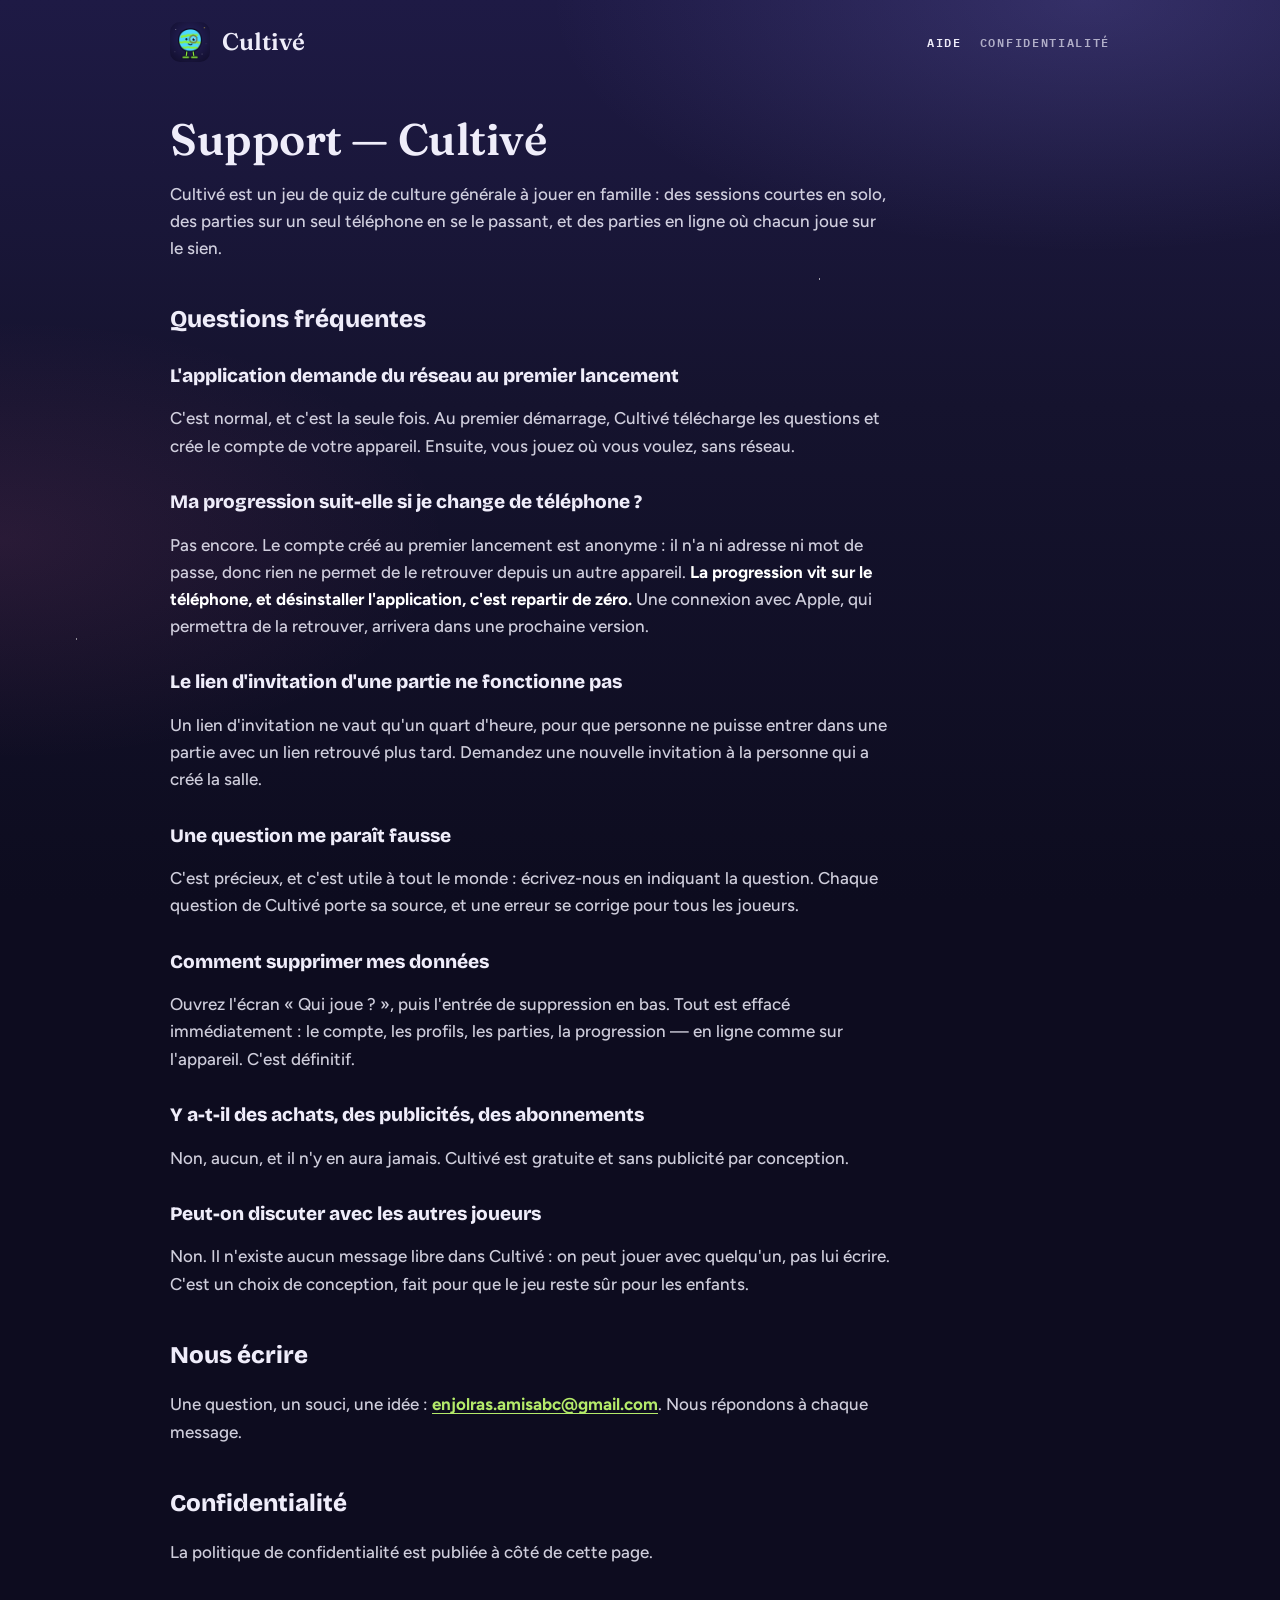
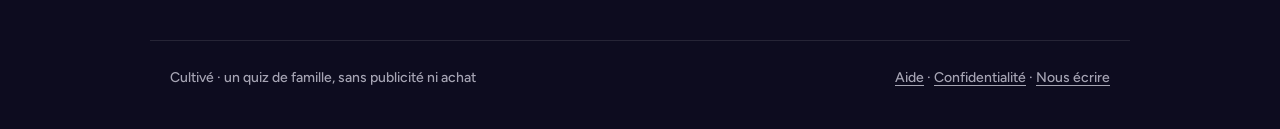
<file: aide.html>
<!doctype html>
<html lang="fr">
<head>
<meta charset="utf-8">
<meta name="viewport" content="width=device-width, initial-scale=1">
<title>Aide — Cultivé</title>
<meta name="description" content="Questions fréquentes sur Cultivé, et comment nous écrire.">
<meta name="theme-color" content="#15132E">
<link rel="icon" type="image/png" href="images/icone-64.png">
<link rel="apple-touch-icon" href="images/icone-180.png">
<link rel="stylesheet" href="style.css?v=3fac3a9af5">
</head>
<body>
<header class="cadre entete">
  <a class="marque" href="./"><img src="images/icone-180.png" alt=""><span>Cultivé</span></a>
  <nav class="nav"><a href="aide" aria-current="page">Aide</a><a href="confidentialite">Confidentialité</a></nav>
</header>
<main class="cadre">
<article class="texte"><h1>Support — Cultivé</h1>
<p>Cultivé est un jeu de quiz de culture générale à jouer en famille : des sessions courtes en solo, des parties sur un seul téléphone en se le passant, et des parties en ligne où chacun joue sur le sien.</p>
<hr>
<h2>Questions fréquentes</h2>
<h3>L'application demande du réseau au premier lancement</h3>
<p>C'est normal, et c'est la seule fois. Au premier démarrage, Cultivé télécharge les questions et crée le compte de votre appareil. Ensuite, vous jouez où vous voulez, sans réseau.</p>
<h3>Ma progression suit-elle si je change de téléphone ?</h3>
<p>Pas encore. Le compte créé au premier lancement est anonyme : il n'a ni adresse ni mot de passe, donc rien ne permet de le retrouver depuis un autre appareil. <strong>La progression vit sur le téléphone, et désinstaller l'application, c'est repartir de zéro.</strong> Une connexion avec Apple, qui permettra de la retrouver, arrivera dans une prochaine version.</p>
<h3>Le lien d'invitation d'une partie ne fonctionne pas</h3>
<p>Un lien d'invitation ne vaut qu'un quart d'heure, pour que personne ne puisse entrer dans une partie avec un lien retrouvé plus tard. Demandez une nouvelle invitation à la personne qui a créé la salle.</p>
<h3>Une question me paraît fausse</h3>
<p>C'est précieux, et c'est utile à tout le monde : écrivez-nous en indiquant la question. Chaque question de Cultivé porte sa source, et une erreur se corrige pour tous les joueurs.</p>
<h3>Comment supprimer mes données</h3>
<p>Ouvrez l'écran « Qui joue ? », puis l'entrée de suppression en bas. Tout est effacé immédiatement : le compte, les profils, les parties, la progression — en ligne comme sur l'appareil. C'est définitif.</p>
<h3>Y a-t-il des achats, des publicités, des abonnements</h3>
<p>Non, aucun, et il n'y en aura jamais. Cultivé est gratuite et sans publicité par conception.</p>
<h3>Peut-on discuter avec les autres joueurs</h3>
<p>Non. Il n'existe aucun message libre dans Cultivé : on peut jouer avec quelqu'un, pas lui écrire. C'est un choix de conception, fait pour que le jeu reste sûr pour les enfants.</p>
<hr>
<h2>Nous écrire</h2>
<p>Une question, un souci, une idée : <strong><a href="mailto:enjolras.amisabc@gmail.com">enjolras.amisabc@gmail.com</a></strong>. Nous répondons à chaque message.</p>
<hr>
<h2>Confidentialité</h2>
<p>La politique de confidentialité est publiée à côté de cette page.</p></article>
</main>
<footer class="pied">
  <span>Cultivé · un quiz de famille, sans publicité ni achat</span>
  <span><a href="aide">Aide</a> · <a href="confidentialite">Confidentialité</a> · <a href="mailto:enjolras.amisabc@gmail.com">Nous écrire</a></span>
</footer>
</body>
</html>
</file>
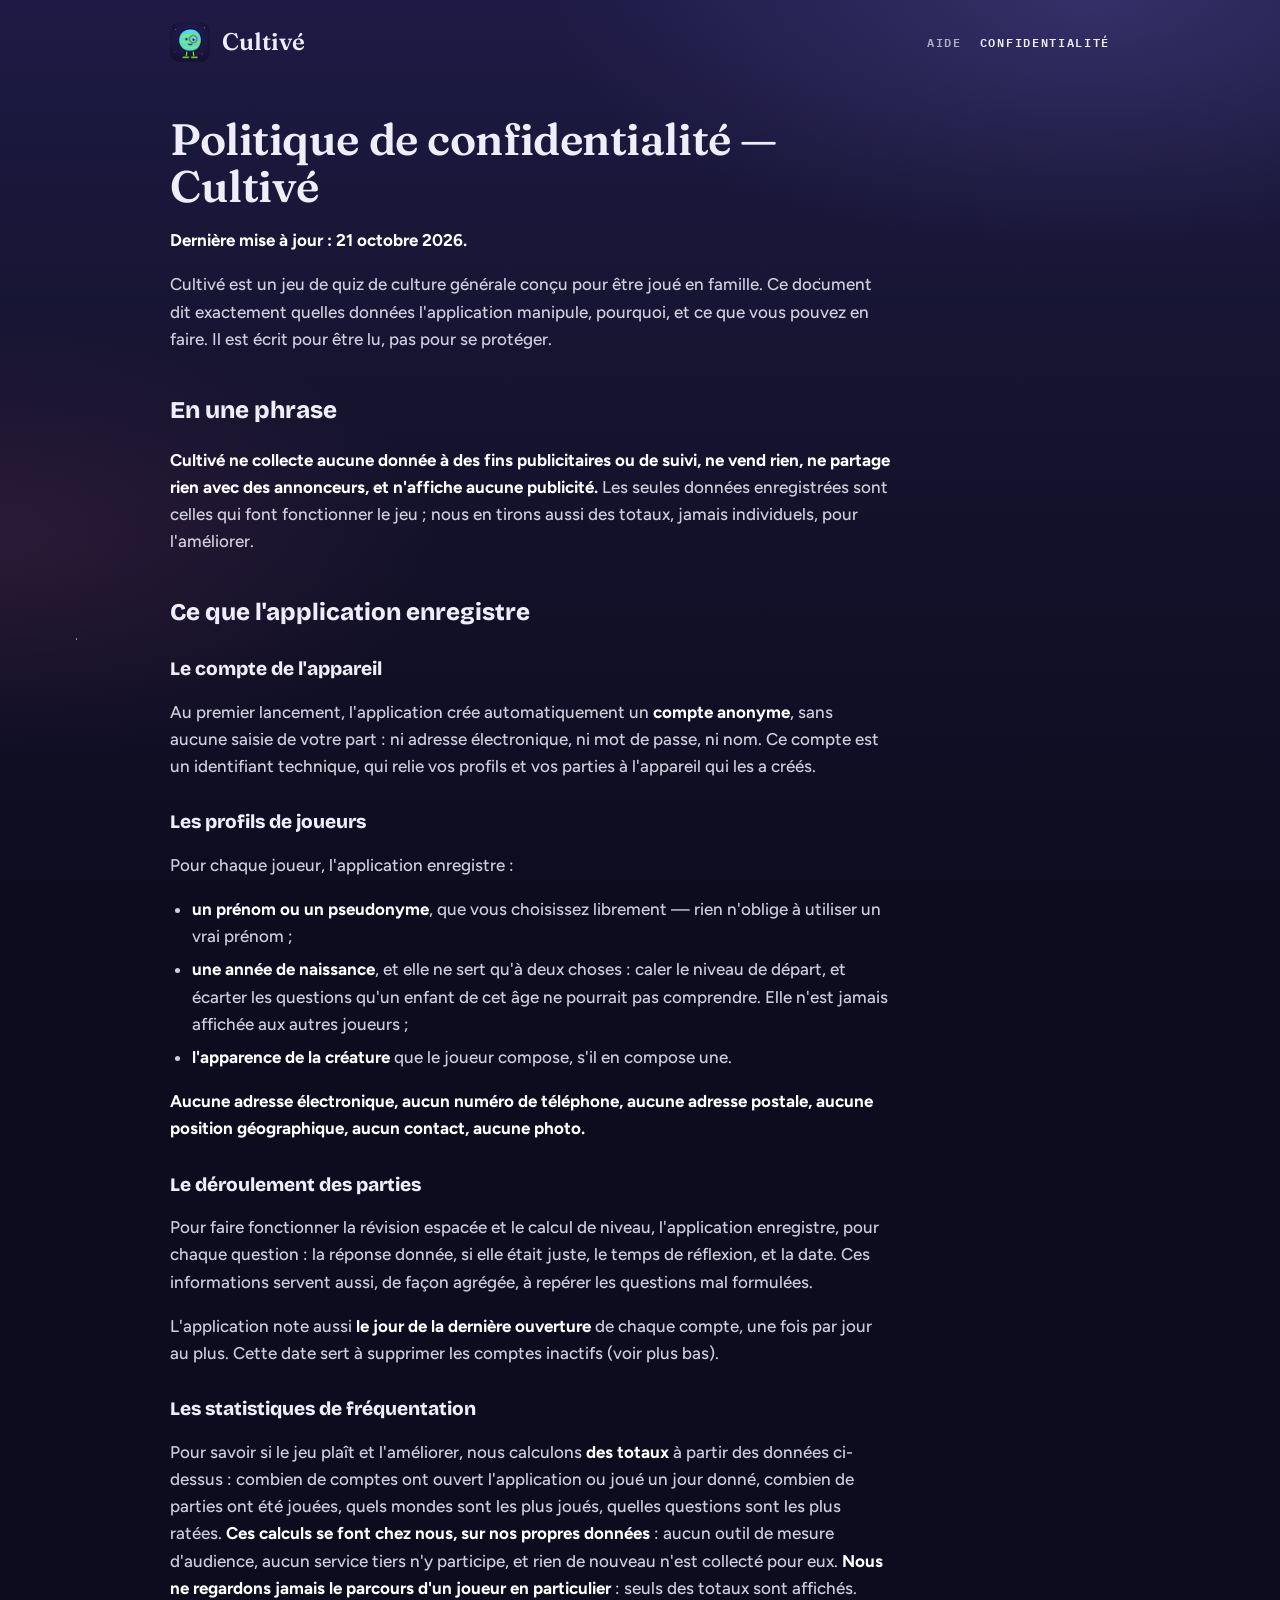
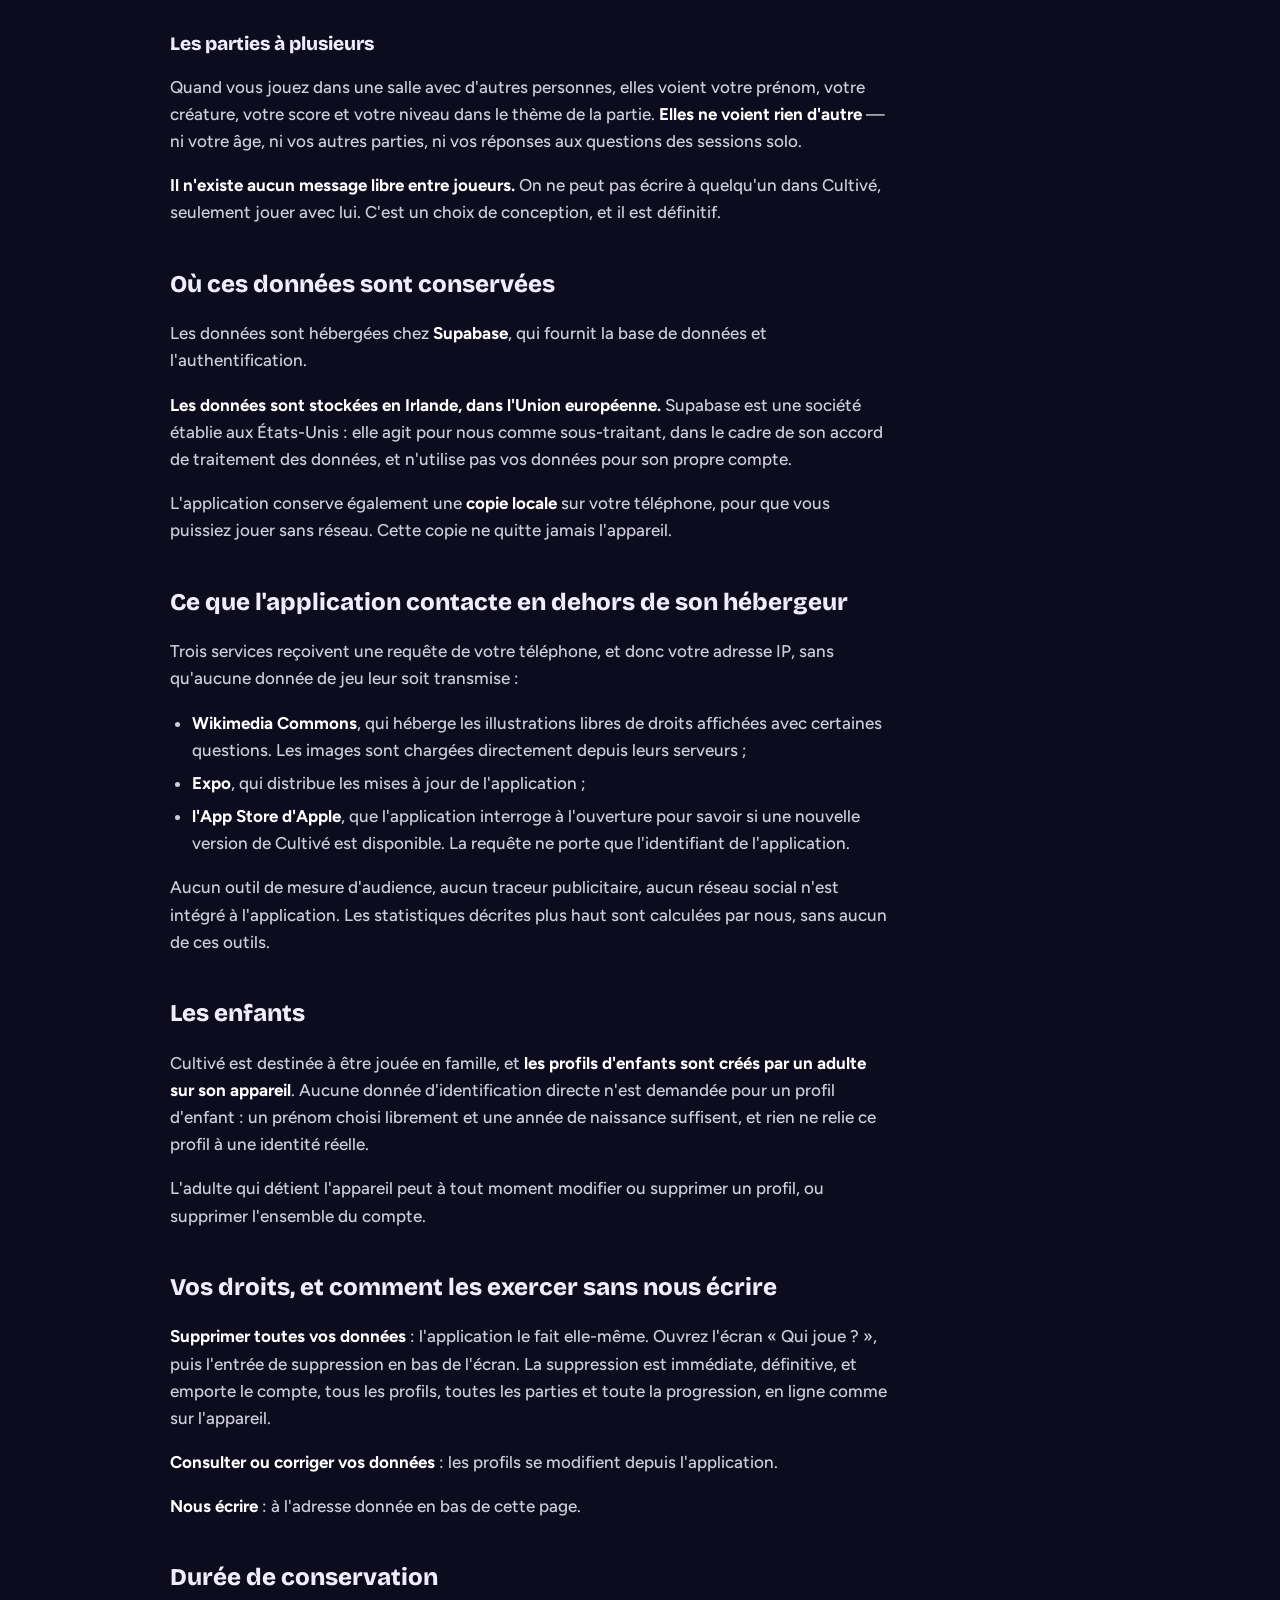
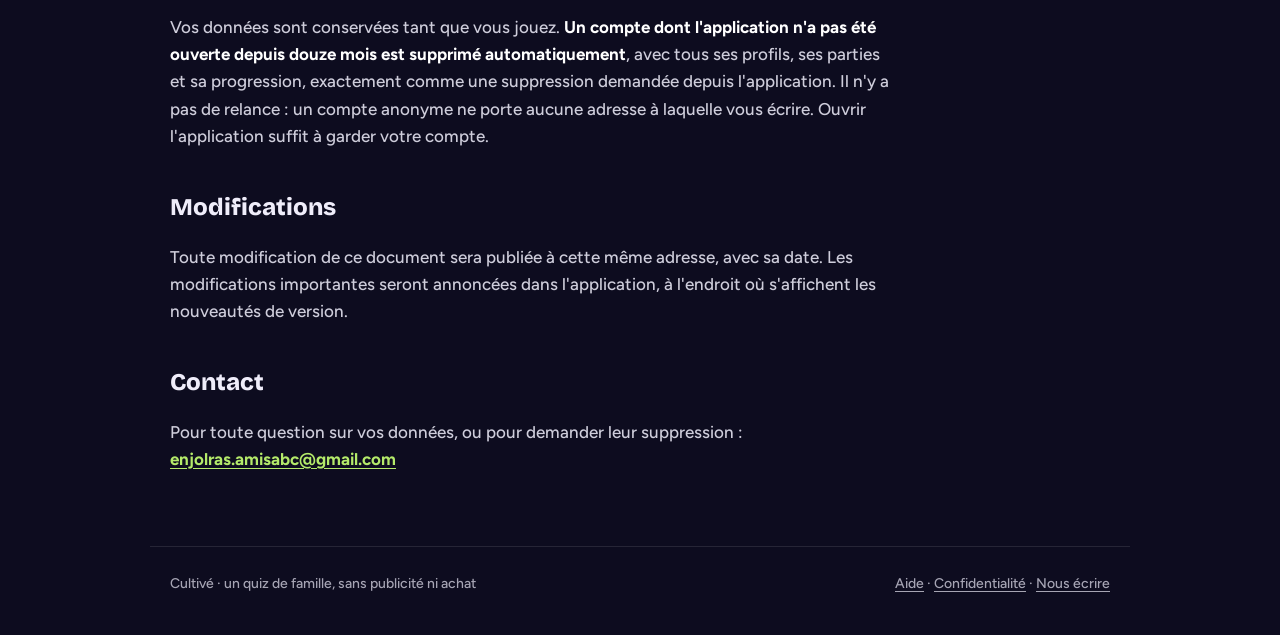
<file: confidentialite.html>
<!doctype html>
<html lang="fr">
<head>
<meta charset="utf-8">
<meta name="viewport" content="width=device-width, initial-scale=1">
<title>Confidentialité — Cultivé</title>
<meta name="description" content="Quelles données Cultivé enregistre, pourquoi, et comment les supprimer.">
<meta name="theme-color" content="#15132E">
<link rel="icon" type="image/png" href="images/icone-64.png">
<link rel="apple-touch-icon" href="images/icone-180.png">
<link rel="stylesheet" href="style.css?v=3fac3a9af5">
</head>
<body>
<header class="cadre entete">
  <a class="marque" href="./"><img src="images/icone-180.png" alt=""><span>Cultivé</span></a>
  <nav class="nav"><a href="aide">Aide</a><a href="confidentialite" aria-current="page">Confidentialité</a></nav>
</header>
<main class="cadre">
<article class="texte"><h1>Politique de confidentialité — Cultivé</h1>
<p><strong>Dernière mise à jour : 21 octobre 2026.</strong></p>
<p>Cultivé est un jeu de quiz de culture générale conçu pour être joué en famille. Ce document dit exactement quelles données l'application manipule, pourquoi, et ce que vous pouvez en faire. Il est écrit pour être lu, pas pour se protéger.</p>
<hr>
<h2>En une phrase</h2>
<p><strong>Cultivé ne collecte aucune donnée à des fins publicitaires ou de suivi, ne vend rien, ne partage rien avec des annonceurs, et n'affiche aucune publicité.</strong> Les seules données enregistrées sont celles qui font fonctionner le jeu ; nous en tirons aussi des totaux, jamais individuels, pour l'améliorer.</p>
<hr>
<h2>Ce que l'application enregistre</h2>
<h3>Le compte de l'appareil</h3>
<p>Au premier lancement, l'application crée automatiquement un <strong>compte anonyme</strong>, sans aucune saisie de votre part : ni adresse électronique, ni mot de passe, ni nom. Ce compte est un identifiant technique, qui relie vos profils et vos parties à l'appareil qui les a créés.</p>
<h3>Les profils de joueurs</h3>
<p>Pour chaque joueur, l'application enregistre :</p>
<ul><li><strong>un prénom ou un pseudonyme</strong>, que vous choisissez librement — rien n'oblige à utiliser un vrai prénom ;</li><li><strong>une année de naissance</strong>, et elle ne sert qu'à deux choses : caler le niveau de départ, et écarter les questions qu'un enfant de cet âge ne pourrait pas comprendre. Elle n'est jamais affichée aux autres joueurs ;</li><li><strong>l'apparence de la créature</strong> que le joueur compose, s'il en compose une.</li></ul>
<p><strong>Aucune adresse électronique, aucun numéro de téléphone, aucune adresse postale, aucune position géographique, aucun contact, aucune photo.</strong></p>
<h3>Le déroulement des parties</h3>
<p>Pour faire fonctionner la révision espacée et le calcul de niveau, l'application enregistre, pour chaque question : la réponse donnée, si elle était juste, le temps de réflexion, et la date. Ces informations servent aussi, de façon agrégée, à repérer les questions mal formulées.</p>
<p>L'application note aussi <strong>le jour de la dernière ouverture</strong> de chaque compte, une fois par jour au plus. Cette date sert à supprimer les comptes inactifs (voir plus bas).</p>
<h3>Les statistiques de fréquentation</h3>
<p>Pour savoir si le jeu plaît et l'améliorer, nous calculons <strong>des totaux</strong> à partir des données ci-dessus : combien de comptes ont ouvert l'application ou joué un jour donné, combien de parties ont été jouées, quels mondes sont les plus joués, quelles questions sont les plus ratées. <strong>Ces calculs se font chez nous, sur nos propres données</strong> : aucun outil de mesure d'audience, aucun service tiers n'y participe, et rien de nouveau n'est collecté pour eux. <strong>Nous ne regardons jamais le parcours d'un joueur en particulier</strong> : seuls des totaux sont affichés.</p>
<h3>Les parties à plusieurs</h3>
<p>Quand vous jouez dans une salle avec d'autres personnes, elles voient votre prénom, votre créature, votre score et votre niveau dans le thème de la partie. <strong>Elles ne voient rien d'autre</strong> — ni votre âge, ni vos autres parties, ni vos réponses aux questions des sessions solo.</p>
<p><strong>Il n'existe aucun message libre entre joueurs.</strong> On ne peut pas écrire à quelqu'un dans Cultivé, seulement jouer avec lui. C'est un choix de conception, et il est définitif.</p>
<hr>
<h2>Où ces données sont conservées</h2>
<p>Les données sont hébergées chez <strong>Supabase</strong>, qui fournit la base de données et l'authentification.</p>
<p><strong>Les données sont stockées en Irlande, dans l'Union européenne.</strong> Supabase est une société établie aux États-Unis : elle agit pour nous comme sous-traitant, dans le cadre de son accord de traitement des données, et n'utilise pas vos données pour son propre compte.</p>
<p>L'application conserve également une <strong>copie locale</strong> sur votre téléphone, pour que vous puissiez jouer sans réseau. Cette copie ne quitte jamais l'appareil.</p>
<hr>
<h2>Ce que l'application contacte en dehors de son hébergeur</h2>
<p>Trois services reçoivent une requête de votre téléphone, et donc votre adresse IP, sans qu'aucune donnée de jeu leur soit transmise :</p>
<ul><li><strong>Wikimedia Commons</strong>, qui héberge les illustrations libres de droits affichées avec certaines questions. Les images sont chargées directement depuis leurs serveurs ;</li><li><strong>Expo</strong>, qui distribue les mises à jour de l'application ;</li><li><strong>l'App Store d'Apple</strong>, que l'application interroge à l'ouverture pour savoir si une nouvelle version de Cultivé est disponible. La requête ne porte que l'identifiant de l'application.</li></ul>
<p>Aucun outil de mesure d'audience, aucun traceur publicitaire, aucun réseau social n'est intégré à l'application. Les statistiques décrites plus haut sont calculées par nous, sans aucun de ces outils.</p>
<hr>
<h2>Les enfants</h2>
<p>Cultivé est destinée à être jouée en famille, et <strong>les profils d'enfants sont créés par un adulte sur son appareil</strong>. Aucune donnée d'identification directe n'est demandée pour un profil d'enfant : un prénom choisi librement et une année de naissance suffisent, et rien ne relie ce profil à une identité réelle.</p>
<p>L'adulte qui détient l'appareil peut à tout moment modifier ou supprimer un profil, ou supprimer l'ensemble du compte.</p>
<hr>
<h2>Vos droits, et comment les exercer sans nous écrire</h2>
<p><strong>Supprimer toutes vos données</strong> : l'application le fait elle-même. Ouvrez l'écran « Qui joue ? », puis l'entrée de suppression en bas de l'écran. La suppression est immédiate, définitive, et emporte le compte, tous les profils, toutes les parties et toute la progression, en ligne comme sur l'appareil.</p>
<p><strong>Consulter ou corriger vos données</strong> : les profils se modifient depuis l'application.</p>
<p><strong>Nous écrire</strong> : à l'adresse donnée en bas de cette page.</p>
<hr>
<h2>Durée de conservation</h2>
<p>Vos données sont conservées tant que vous jouez. <strong>Un compte dont l'application n'a pas été ouverte depuis douze mois est supprimé automatiquement</strong>, avec tous ses profils, ses parties et sa progression, exactement comme une suppression demandée depuis l'application. Il n'y a pas de relance : un compte anonyme ne porte aucune adresse à laquelle vous écrire. Ouvrir l'application suffit à garder votre compte.</p>
<hr>
<h2>Modifications</h2>
<p>Toute modification de ce document sera publiée à cette même adresse, avec sa date. Les modifications importantes seront annoncées dans l'application, à l'endroit où s'affichent les nouveautés de version.</p>
<hr>
<h2>Contact</h2>
<p>Pour toute question sur vos données, ou pour demander leur suppression : <strong><a href="mailto:enjolras.amisabc@gmail.com">enjolras.amisabc@gmail.com</a></strong></p></article>
</main>
<footer class="pied">
  <span>Cultivé · un quiz de famille, sans publicité ni achat</span>
  <span><a href="aide">Aide</a> · <a href="confidentialite">Confidentialité</a> · <a href="mailto:enjolras.amisabc@gmail.com">Nous écrire</a></span>
</footer>
</body>
</html>
</file>
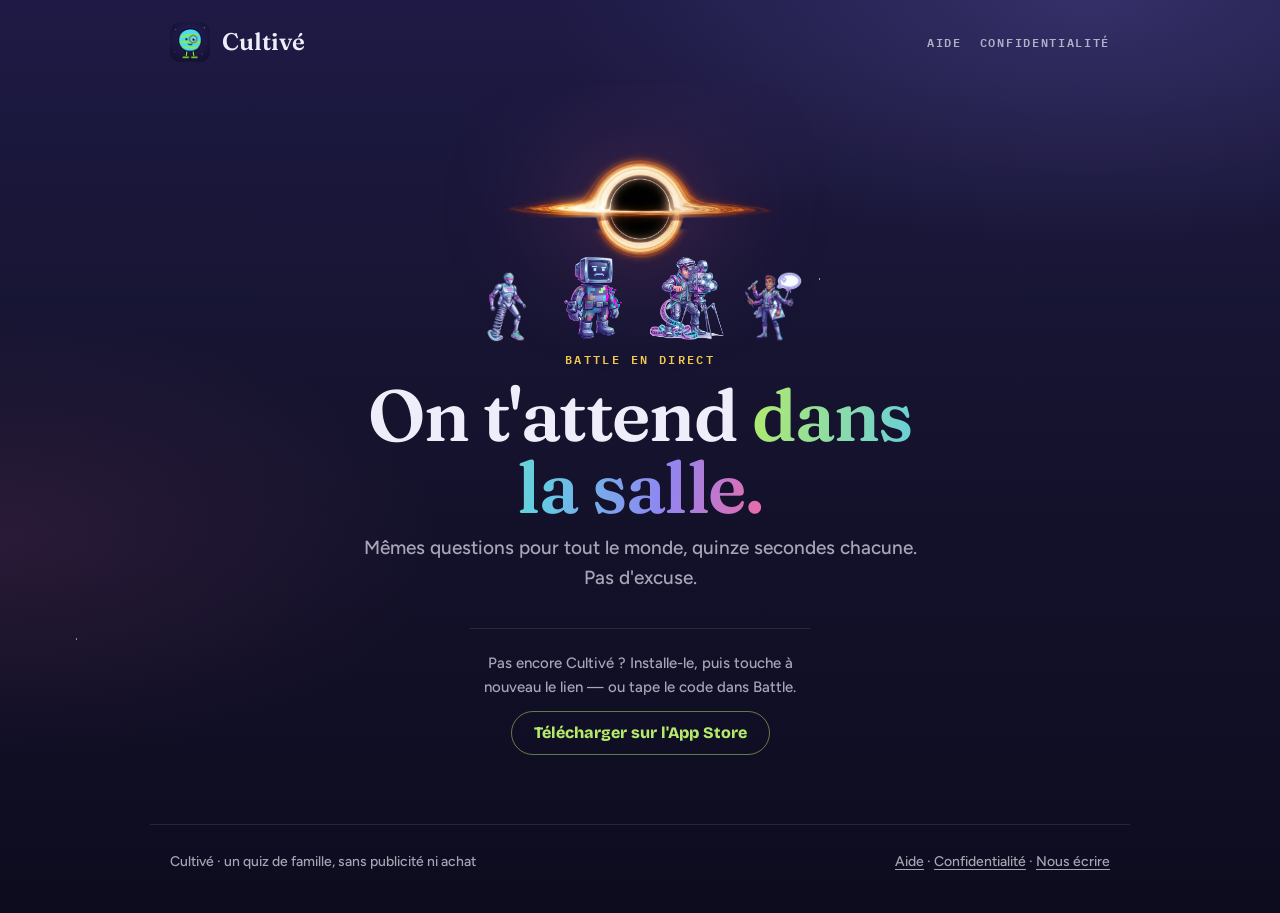
<file: salle.html>
<!doctype html>
<html lang="fr">
<head>
<meta charset="utf-8">
<meta name="viewport" content="width=device-width, initial-scale=1">
<title>Rejoins la battle — Cultivé</title>
<meta name="description" content="On t'attend dans une salle de Cultivé. Touche pour entrer.">
<meta name="theme-color" content="#15132E">
<link rel="icon" type="image/png" href="images/icone-64.png">
<link rel="apple-touch-icon" href="images/icone-180.png">
<link rel="stylesheet" href="style.css?v=3fac3a9af5">
<meta property="og:type" content="website">
<meta property="og:site_name" content="Cultivé">
<meta property="og:title" content="Rejoins la battle !">
<meta property="og:description" content="On t'attend dans une salle de Cultivé. Mêmes questions pour tout le monde : pas d'excuse.">
<meta property="og:image" content="https://cultive-quiz.fr/images/invitation.png">
<meta property="og:image:width" content="1200">
<meta property="og:image:height" content="630">
<meta name="twitter:card" content="summary_large_image">
<link rel="stylesheet" href="salle.css?v=fb63b967e3">
<script src="salle.js?v=d3c3e5f106" defer></script>
</head>
<body class="salle">
<header class="cadre entete">
  <a class="marque" href="./"><img src="images/icone-180.png" alt=""><span>Cultivé</span></a>
  <nav class="nav"><a href="aide">Aide</a><a href="confidentialite">Confidentialité</a></nav>
</header>
<main class="cadre">
<section class="invitation">
  <div>
    <img class="astre" src="images/trou-noir.webp" alt="">
    <div class="foule" aria-hidden="true"><img src="images/habitant-sport.webp" alt=""><img src="images/habitant-culture-populaire.webp" alt=""><img src="images/habitant-cinema.webp" alt=""><img src="images/habitant-bande-dessinee.webp" alt=""></div>
    <div class="surtitre">Battle en direct</div>
    <h1>On t'attend <em>dans la salle.</em></h1>
    <p class="chapo">Mêmes questions pour tout le monde, quinze secondes chacune. Pas d'excuse.</p>
    <div class="code"><span>Code de la salle</span><b>······</b></div>
    <a class="rejoindre" href="#">Entrer dans la salle</a>
    <div class="pas-encore">Pas encore Cultivé ? Installe-le, puis touche à nouveau le lien — ou tape le code dans Battle.<br><a class="store" href="https://apps.apple.com/fr/app/id6809164824">Télécharger sur l'App Store</a></div>
  </div>
</section>
</main>
<footer class="pied">
  <span>Cultivé · un quiz de famille, sans publicité ni achat</span>
  <span><a href="aide">Aide</a> · <a href="confidentialite">Confidentialité</a> · <a href="mailto:enjolras.amisabc@gmail.com">Nous écrire</a></span>
</footer>
</body>
</html>
</file>
<file: style.css>
/* Le site de Cultivé — dans le style « Planétarium » de l'application.
   Une seule ambiance, la nuit : comme les scènes du jeu, le site est un ciel. */

@font-face { font-family: "Bricolage"; src: url("polices/BricolageGrotesque_800ExtraBold.ttf") format("truetype"); font-weight: 800; font-display: swap; }
@font-face { font-family: "Figtree"; src: url("polices/Figtree_500Medium.ttf") format("truetype"); font-weight: 500; font-display: swap; }
@font-face { font-family: "Figtree"; src: url("polices/Figtree_700Bold.ttf") format("truetype"); font-weight: 700; font-display: swap; }
@font-face { font-family: "Fraunces"; src: url("polices/Fraunces_600SemiBold.ttf") format("truetype"); font-weight: 600; font-display: swap; }
@font-face { font-family: "Plex Mono"; src: url("polices/IBMPlexMono_600SemiBold.ttf") format("truetype"); font-weight: 600; font-display: swap; }

:root {
  --fond-haut: #1E1A45;
  --fond: #15132E;
  --fond-bas: #0D0C1F;
  --carte: #211E44;
  --texte: #EFEDFA;
  --texte-doux: rgba(239, 237, 250, 0.68);
  --ligne: rgba(255, 255, 255, 0.10);
  --jaune: #F2C94C;
  --portail: #B4EA6A;
  --rose: #EE6AA7;
  --cyan: #62CDE3;
  --violet: #8F86F2;
  --encre: #15132E;
  color-scheme: dark;
}

* { box-sizing: border-box; }
html { -webkit-text-size-adjust: 100%; }

body {
  margin: 0;
  min-height: 100vh;
  color: var(--texte);
  font: 500 17px/1.6 "Figtree", system-ui, sans-serif;
  background-color: var(--fond-bas);
  background-image:
    radial-gradient(1px 1px at 12% 18%, rgba(255,255,255,.7) 50%, transparent 51%),
    radial-gradient(1px 1px at 78% 9%, rgba(255,255,255,.55) 50%, transparent 51%),
    radial-gradient(1.5px 1.5px at 64% 31%, rgba(255,255,255,.6) 50%, transparent 51%),
    radial-gradient(1px 1px at 33% 44%, rgba(255,255,255,.45) 50%, transparent 51%),
    radial-gradient(1px 1px at 88% 52%, rgba(255,255,255,.5) 50%, transparent 51%),
    radial-gradient(1.5px 1.5px at 6% 71%, rgba(255,255,255,.5) 50%, transparent 51%),
    radial-gradient(1px 1px at 47% 83%, rgba(255,255,255,.4) 50%, transparent 51%),
    radial-gradient(1px 1px at 92% 90%, rgba(255,255,255,.45) 50%, transparent 51%),
    radial-gradient(60% 40% at 85% 0%, rgba(143,134,242,.20), transparent 70%),
    radial-gradient(50% 35% at 0% 60%, rgba(238,106,167,.10), transparent 70%),
    linear-gradient(180deg, var(--fond-haut) 0%, var(--fond) 45%, var(--fond-bas) 100%);
  background-attachment: fixed;
}

a { color: var(--portail); text-underline-offset: 3px; }
a:hover { color: #E4F7C7; }
strong { color: #fff; font-weight: 700; }
em { font-style: italic; }

.cadre { width: 100%; max-width: 980px; margin: 0 auto; padding: 0 20px; }

/* L'en-tête : l'icône, le nom, deux liens. */
.entete { display: flex; align-items: center; justify-content: space-between; gap: 16px; padding-top: 22px; padding-bottom: 22px; }
.marque { display: flex; align-items: center; gap: 12px; text-decoration: none; color: var(--texte); }
.marque img { width: 40px; height: 40px; border-radius: 10px; }
.marque span { font: 600 24px/1 "Fraunces", Georgia, serif; }
.nav { display: flex; gap: 18px; flex-wrap: wrap; justify-content: flex-end; }
.nav a { font: 600 12px/1 "Plex Mono", ui-monospace, monospace; letter-spacing: .14em; text-transform: uppercase; color: var(--texte-doux); text-decoration: none; }
.nav a:hover, .nav a[aria-current="page"] { color: var(--texte); }

/* L'accueil. */
.une { display: grid; grid-template-columns: 1.1fr .9fr; gap: 40px; align-items: center; padding: 40px 0 56px; }
.etiquette { font: 600 12px/1 "Plex Mono", ui-monospace, monospace; letter-spacing: .16em; text-transform: uppercase; color: var(--jaune); }
h1 { font: 600 clamp(36px, 6vw, 58px)/1.06 "Fraunces", Georgia, serif; margin: 16px 0 18px; letter-spacing: -.01em; }
.chapo { font-size: 19px; color: var(--texte-doux); max-width: 34ch; margin: 0 0 28px; }
/* Une annonce, pas un bouton : rien à toucher tant que la fiche n'existe pas. */
.bientot { display: inline-flex; align-items: center; gap: 10px; padding: 12px 20px; border-radius: 999px; border: 1px solid rgba(180,234,106,.5); color: var(--portail); font: 600 13px/1 "Plex Mono", ui-monospace, monospace; letter-spacing: .14em; text-transform: uppercase; }
.bientot::before { content: ""; width: 8px; height: 8px; border-radius: 50%; background: var(--portail); animation: clignote 1.6s ease-in-out infinite; }
@keyframes clignote { 50% { opacity: .25; } }

/* Le petit système : une planète, son habitant devant. */
.systeme { position: relative; aspect-ratio: 1; max-width: 420px; justify-self: center; width: 100%; }
.systeme .orbite { position: absolute; inset: 6%; border: 1px dashed rgba(255,255,255,.14); border-radius: 50%; transform: rotate(-18deg) scaleY(.56); }
.systeme .planete { position: absolute; width: 58%; left: 21%; top: 12%; animation: flotte 9s ease-in-out infinite; filter: drop-shadow(0 0 40px rgba(98,205,227,.25)); }
.systeme .habitant { position: absolute; width: 50%; right: -4%; bottom: -2%; animation: respire 3.4s ease-in-out infinite; transform-origin: 50% 92%; }
@keyframes flotte { 50% { transform: translateY(-10px) rotate(3deg); } }
@keyframes respire { 50% { transform: scaleY(1.02) rotate(-1deg); } }

.section { padding: 28px 0 48px; border-top: 1px solid var(--ligne); }
h2 { font: 800 clamp(24px, 3.4vw, 30px)/1.15 "Bricolage", system-ui, sans-serif; margin: 0 0 22px; }
.trois { display: grid; grid-template-columns: repeat(3, 1fr); gap: 18px; }
.carte { background: rgba(33,30,68,.72); border: 1px solid var(--ligne); border-radius: 18px; padding: 22px; }
.carte h3 { font: 800 19px/1.2 "Bricolage", system-ui, sans-serif; margin: 10px 0 8px; }
.carte p { margin: 0; color: var(--texte-doux); font-size: 16px; }
.pastille { display: inline-block; width: 12px; height: 12px; border-radius: 50%; }

.mondes { display: grid; grid-template-columns: repeat(4, 1fr); gap: 14px; }
.monde { text-align: center; }
.monde img { width: 100%; max-width: 150px; aspect-ratio: 1; object-fit: contain; }
.monde span { display: block; font: 600 11px/1.3 "Plex Mono", ui-monospace, monospace; letter-spacing: .12em; text-transform: uppercase; color: var(--texte-doux); margin-top: 6px; }

.promesses { list-style: none; padding: 0; margin: 0; display: grid; grid-template-columns: repeat(2, 1fr); gap: 12px 28px; }
.promesses li { display: flex; gap: 12px; align-items: baseline; }
.promesses li::before { content: ""; flex: none; width: 10px; height: 10px; border-radius: 50%; background: var(--portail); transform: translateY(1px); }

/* Les pages de texte : confidentialité, aide. */
.texte { max-width: 720px; padding: 24px 0 56px; }
.texte h1 { font-size: clamp(32px, 5vw, 44px); margin-top: 8px; }
.texte h2 { margin-top: 44px; font-size: 24px; }
.texte h3 { font: 800 19px/1.3 "Bricolage", system-ui, sans-serif; margin: 30px 0 8px; }
.texte p, .texte li { color: rgba(239,237,250,.86); }
.texte ul { padding-left: 22px; }
.texte li { margin: 6px 0; }
.texte hr { display: none; }
.texte blockquote { margin: 22px 0; padding: 14px 18px; border-left: 3px solid var(--jaune); background: rgba(242,201,76,.07); border-radius: 0 12px 12px 0; }
.texte code { font: 600 .9em "Plex Mono", ui-monospace, monospace; }

.pied { border-top: 1px solid var(--ligne); padding: 26px 20px 40px; color: var(--texte-doux); font-size: 14px; display: flex; flex-wrap: wrap; gap: 10px 22px; justify-content: space-between; max-width: 980px; margin: 0 auto; }
.pied a { color: var(--texte-doux); }

@media (max-width: 760px) {
  body { font-size: 16px; }
  .une { grid-template-columns: 1fr; gap: 18px; padding-top: 12px; }
  .systeme { max-width: 300px; order: -1; }
  .trois { grid-template-columns: 1fr; }
  .mondes { grid-template-columns: repeat(2, 1fr); }
  .promesses { grid-template-columns: 1fr; }
  .nav { gap: 14px; }
  .marque span { font-size: 21px; }
}

@media (prefers-reduced-motion: reduce) {
  *, *::before { animation: none !important; }
}
</file>
<file: accueil.css>
/* L'ACCUEIL DU SITE — la vitrine du jeu.
   Julien, le 13/10/2026 : « il est tout vide et tout plat, fais quelque chose
   qui pète à mort et qui fait de mon jeu un truc qui pèse dans le game ».
   Tout ce qui bouge passe par transform et opacity : fluide sur un téléphone.
   Tout s'arrête pour qui a demandé moins d'animations à son appareil. */

body.accueil { background-attachment: scroll; overflow-x: hidden; }
.accueil main.cadre { max-width: none; padding: 0; }
.accueil .entete { position: absolute; top: 0; left: 0; right: 0; z-index: 20; max-width: 1180px; }
.large { max-width: 1180px; margin: 0 auto; padding: 0 20px; }

/* ——— 1. L'ouverture ——— */
.ouverture { position: relative; min-height: 100vh; min-height: 100svh; display: flex; align-items: center; overflow: hidden; isolation: isolate; }
#ciel { position: absolute; inset: 0; width: 100%; height: 100%; z-index: -2; }
.ouverture::after { content: ""; position: absolute; inset: auto 0 0 0; height: 30%; background: linear-gradient(transparent, var(--fond-bas)); z-index: -1; pointer-events: none; }
.nebuleuse { position: absolute; border-radius: 50%; filter: blur(60px); opacity: .55; z-index: -1; pointer-events: none; }
.nebuleuse.a { width: 46vw; height: 46vw; right: -8vw; top: 4vh; background: radial-gradient(circle, rgba(238,106,167,.55), rgba(143,134,242,.25) 55%, transparent 70%); animation: derive 22s ease-in-out infinite alternate; }
.nebuleuse.b { width: 38vw; height: 38vw; left: -12vw; bottom: 0; background: radial-gradient(circle, rgba(98,205,227,.40), transparent 70%); animation: derive 28s ease-in-out infinite alternate-reverse; }
@keyframes derive { to { transform: translate(4vw, -3vh) scale(1.08); } }

.ouverture .large { width: 100%; display: grid; grid-template-columns: 1.05fr 1fr; gap: 30px; align-items: center; padding-top: 110px; padding-bottom: 80px; }
.titre-une { font: 600 clamp(44px, 7.4vw, 92px)/.98 "Fraunces", Georgia, serif; letter-spacing: -.02em; margin: 18px 0 22px; }
.titre-une em { font-style: normal; background: linear-gradient(100deg, var(--portail), var(--cyan) 45%, var(--violet) 75%, var(--rose)); -webkit-background-clip: text; background-clip: text; color: transparent; background-size: 200% 100%; animation: irise 8s ease-in-out infinite alternate; }
@keyframes irise { to { background-position: 100% 0; } }
.ouverture .chapo { font-size: clamp(17px, 1.6vw, 20px); max-width: 44ch; }
.actions { display: flex; flex-wrap: wrap; gap: 14px; align-items: center; }
.essayer { display: inline-flex; align-items: center; gap: 10px; padding: 16px 26px; border-radius: 999px; background: var(--portail); color: var(--encre); font: 800 17px/1 "Bricolage", system-ui, sans-serif; text-decoration: none; box-shadow: 0 5px 0 #86C43F, 0 0 40px rgba(180,234,106,.35); transition: transform .15s; }
.essayer:hover { color: var(--encre); transform: translateY(-2px); }
.essayer:active { transform: translateY(3px); box-shadow: 0 2px 0 #86C43F; }
.secondaire { display: inline-flex; align-items: center; padding: 15px 24px; border-radius: 999px; border: 1px solid rgba(180,234,106,.5); color: var(--portail); font: 700 16px/1 "Bricolage", system-ui, sans-serif; text-decoration: none; transition: transform .15s; }
.secondaire:hover { color: var(--portail); transform: translateY(-2px); }
.defiler { position: absolute; bottom: 26px; left: 50%; transform: translateX(-50%); font: 600 11px/1 "Plex Mono", monospace; letter-spacing: .2em; color: var(--texte-doux); text-transform: uppercase; display: flex; flex-direction: column; align-items: center; gap: 10px; }
.defiler::after { content: ""; width: 1px; height: 34px; background: linear-gradient(var(--texte-doux), transparent); animation: goutte 1.8s ease-in-out infinite; transform-origin: top; }
@keyframes goutte { 0% { transform: scaleY(0); } 60% { transform: scaleY(1); } 100% { transform: scaleY(1); opacity: 0; } }

/* Le système de l'ouverture : un trou noir FIXE, et ce qui tourne autour.
   Les planètes sont posées par accueil.js sur de vraies ellipses, dans le plan
   du disque — aplaties comme lui. Derrière le trou noir, elles passent sous
   l'image, plus petites et plus sombres ; devant, elles passent dessus. */
.orrery { position: relative; width: min(860px, 125%); aspect-ratio: 1000 / 600; justify-self: center; margin-right: -12%; }
.orrery .trou-noir { position: absolute; left: 4%; top: 6%; width: 92%; z-index: 2; pointer-events: none; filter: drop-shadow(0 0 50px rgba(255,170,70,.25)); }
.orrery .orbe { position: absolute; left: 0; top: 0; width: 56px; height: 56px; margin: -28px 0 0 -28px; will-change: transform; }
.orrery .orbites { position: absolute; inset: 0; width: 100%; height: 100%; z-index: 0; overflow: visible; }
.orrery .orbites ellipse { fill: none; stroke: rgba(255,214,160,.13); stroke-width: 1.2; }
.orrery .flux { position: absolute; inset: 0; width: 100%; height: 100%; z-index: 3; overflow: visible; }
.orrery .filet { fill: none; stroke: url(#flux-degrade); stroke-linecap: round; }
.orrery .filet.halo { stroke-width: 14; opacity: .35; filter: blur(6px); }
.orrery .filet.coeur { stroke-width: 3.5; opacity: .9; }
/* Des éclats glissent le long du flux vers le disque : une longue ombre, un trait bref. */
.orrery .filet.eclat { stroke: #FFF6DC; stroke-width: 3; stroke-dasharray: 34 380; animation: s-ecoule 3.4s cubic-bezier(.5,0,.8,1) infinite; filter: blur(.4px) drop-shadow(0 0 6px #FFD27A); }
.orrery .filet.eclat.b { animation-delay: -1.7s; stroke-width: 2; }
@keyframes s-ecoule { from { stroke-dashoffset: 0; } to { stroke-dashoffset: -414; } }
.orrery .etoile-avalee { position: absolute; left: 85.8%; top: 19.7%; width: 46px; height: 46px; margin: -23px 0 0 -23px; border-radius: 50%; z-index: 3;
  background: radial-gradient(circle, #fff 0 18%, #FFF1C9 30%, rgba(255,181,71,.55) 50%, transparent 72%);
  animation: palpite 3.2s ease-in-out infinite; }
.orrery .etoile-avalee::after { content: ""; position: absolute; inset: -40%; border-radius: 50%; background: radial-gradient(circle, rgba(255,214,140,.28), transparent 65%); }
@keyframes palpite { 50% { transform: scale(.9) translate(-2px, 3px); filter: brightness(1.15); } }

@keyframes tourne { to { transform: rotate(360deg); } }
.sys .astre-sys.fixe { animation: none; width: 330px; height: auto; right: -70px; top: 10px; }

/* ——— 2. Le bandeau ——— */
.bandeau { border-block: 1px solid var(--ligne); background: rgba(21,19,46,.6); overflow: hidden; padding: 16px 0; }
.bandeau .piste { display: flex; gap: 34px; width: max-content; animation: defile 48s linear infinite; }
.bandeau:hover .piste { animation-play-state: paused; }
.bandeau span { display: inline-flex; align-items: center; gap: 12px; font: 600 14px/1 "Plex Mono", monospace; letter-spacing: .16em; text-transform: uppercase; color: var(--texte); white-space: nowrap; }
.bandeau img { width: 30px; height: 30px; }
@keyframes defile { to { transform: translateX(-50%); } }

/* ——— Les sections ——— */
.bloc { padding: clamp(70px, 10vw, 130px) 0; position: relative; }
.surtitre { font: 600 12px/1 "Plex Mono", monospace; letter-spacing: .2em; text-transform: uppercase; color: var(--jaune); }
.bloc h2 { font: 600 clamp(34px, 5vw, 60px)/1.02 "Fraunces", Georgia, serif; letter-spacing: -.015em; margin: 14px 0 16px; max-width: 18ch; }
.bloc .intro { color: var(--texte-doux); font-size: 19px; max-width: 52ch; margin: 0 0 44px; }
.apparait { opacity: 0; transform: translateY(34px); transition: opacity .8s ease, transform .8s cubic-bezier(.2,.7,.2,1); transition-delay: var(--retard, 0s); }
.apparait.vu { opacity: 1; transform: none; }

/* ——— 3. La question jouable ——— */
.jouer { display: grid; grid-template-columns: .9fr 1.1fr; gap: 50px; align-items: center; }
.telephone { position: relative; width: min(380px, 100%); aspect-ratio: 9 / 18.5; justify-self: center; border-radius: 46px; padding: 12px; background: linear-gradient(145deg, #3a3670, #14122a 40%, #2b2858); box-shadow: 0 40px 90px rgba(0,0,0,.6), 0 0 0 1px rgba(255,255,255,.08), 0 0 80px rgba(143,134,242,.25); }
.ecran { position: relative; height: 100%; border-radius: 36px; overflow: hidden; background: linear-gradient(180deg, var(--fond-haut), var(--fond) 50%, var(--fond-bas)); display: flex; flex-direction: column; padding: 46px 18px 18px; }
.ecran::before { content: ""; position: absolute; top: 12px; left: 50%; width: 92px; height: 26px; transform: translateX(-50%); background: #000; border-radius: 20px; }
.haut-jeu { display: flex; align-items: center; gap: 10px; }
.progres { flex: 1; height: 8px; border-radius: 8px; background: rgba(255,255,255,.1); overflow: hidden; }
.progres i { display: block; height: 100%; width: 0; background: var(--portail); border-radius: 8px; transition: width .5s cubic-bezier(.2,.7,.2,1); }
.chrono { position: relative; width: 38px; height: 38px; }
.chrono svg { width: 100%; height: 100%; transform: rotate(-90deg); }
.chrono circle { fill: none; stroke-width: 4; }
.chrono .fond { stroke: rgba(255,255,255,.1); }
.chrono .reste { stroke: var(--jaune); stroke-linecap: round; stroke-dasharray: 100; transition: stroke-dashoffset 1s linear, stroke .3s; }
.chrono b { position: absolute; inset: 0; display: grid; place-items: center; font: 600 12px/1 "Plex Mono", monospace; }
.serie { font: 600 11px/1 "Plex Mono", monospace; color: var(--jaune); min-width: 52px; text-align: right; }
.monde-q { display: flex; align-items: center; gap: 10px; margin: 20px 0 6px; font: 600 11px/1 "Plex Mono", monospace; letter-spacing: .16em; text-transform: uppercase; color: var(--texte-doux); }
.monde-q img { width: 34px; height: 34px; }
.tuile { position: relative; height: 185px; margin: 4px 0 12px; border-radius: 18px; overflow: hidden; background: rgba(255,255,255,.05); border: 1px solid var(--ligne); }
.tuile img { width: 100%; height: 100%; object-fit: cover; display: block; }
.tuile .credit { position: absolute; right: 8px; bottom: 6px; padding: 2px 7px; border-radius: 8px; background: rgba(13,12,31,.7); font: 600 9px/1.4 "Plex Mono", monospace; color: rgba(239,237,250,.75); text-decoration: none; }
.enonce { font: 800 21px/1.22 "Bricolage", system-ui, sans-serif; margin: 6px 0 18px; min-height: 2.5em; }
.choix { display: grid; gap: 10px; }
.choix button { all: unset; box-sizing: border-box; cursor: pointer; display: flex; align-items: center; gap: 12px; padding: 13px 14px; border-radius: 16px; background: rgba(33,30,68,.9); border: 1px solid var(--ligne); font: 600 15px/1.25 "Figtree", sans-serif; color: var(--texte); transition: transform .12s, background .2s, border-color .2s; }
.choix button:hover { border-color: rgba(255,255,255,.3); }
.choix button:active { transform: scale(.98); }
.choix button:focus-visible { outline: 2px solid var(--portail); outline-offset: 2px; }
.choix button b { flex: none; width: 28px; height: 28px; border-radius: 9px; display: grid; place-items: center; background: rgba(255,255,255,.08); font: 600 13px/1 "Plex Mono", monospace; }
.choix button.juste { background: rgba(23,48,42,.95); border-color: var(--portail); }
.choix button.juste b { background: var(--portail); color: var(--encre); }
.choix button.choisi { background: rgba(51,24,47,.95); border-color: var(--rose); }
.choix button.choisi b { background: var(--rose); color: var(--encre); }
.choix.fige button { cursor: default; }
.panneau { position: absolute; left: 0; right: 0; bottom: 0; padding: 18px 18px 18px; border-radius: 26px 26px 0 0; background: #17302A; border-top: 1px solid rgba(180,234,106,.4); transform: translateY(105%); transition: transform .55s cubic-bezier(.2,.9,.25,1.12); }
.panneau.rate { background: #33182F; border-top-color: rgba(238,106,167,.45); }
.panneau.ouvert { transform: none; }
.verdict { display: flex; align-items: center; gap: 10px; font: 600 26px/1.05 "Fraunces", Georgia, serif; }
.verdict .pts { margin-left: auto; font: 600 13px/1 "Plex Mono", monospace; color: var(--jaune); }
.reponse-dite { font-size: 14px; color: var(--texte-doux); margin: 6px 0 0; }
.explication { font-size: 14px; line-height: 1.5; color: rgba(239,237,250,.86); margin: 10px 0 14px; }
.suivante { all: unset; box-sizing: border-box; width: 100%; cursor: pointer; display: block; text-align: center; padding: 13px; border-radius: 14px; background: var(--portail); color: var(--encre); font: 800 15px/1 "Bricolage", sans-serif; box-shadow: 0 4px 0 #86C43F; }
.panneau.rate .suivante { background: var(--rose); box-shadow: 0 4px 0 #D2508E; }
.frimousse { width: 34px; height: 34px; flex: none; }
.fin-demo { position: absolute; inset: 0; display: none; flex-direction: column; align-items: center; justify-content: center; text-align: center; padding: 26px; background: radial-gradient(circle at 50% 35%, rgba(180,234,106,.18), transparent 60%), var(--fond); }
.fin-demo.vue { display: flex; animation: entre .6s cubic-bezier(.2,.9,.25,1.1); }
@keyframes entre { from { opacity: 0; transform: scale(.94); } }
.fin-demo strong { font: 600 46px/1 "Fraunces", serif; color: var(--jaune); }
.fin-demo p { color: var(--texte-doux); margin: 10px 0 22px; }
.points-volants { position: absolute; font: 800 22px/1 "Bricolage", sans-serif; color: var(--jaune); pointer-events: none; animation: envole 1.1s ease-out forwards; }
@keyframes envole { to { transform: translateY(-70px) scale(1.3); opacity: 0; } }
.argument { display: grid; gap: 18px; }
.argument div { display: flex; gap: 14px; align-items: flex-start; }
.argument b { flex: none; width: 34px; height: 34px; border-radius: 11px; display: grid; place-items: center; font: 600 13px/1 "Plex Mono", monospace; background: rgba(255,255,255,.07); color: var(--jaune); }
.argument p { margin: 0; color: var(--texte-doux); }
.argument strong { display: block; color: var(--texte); font: 800 18px/1.25 "Bricolage", sans-serif; margin-bottom: 2px; }

/* ——— 4. Les systèmes ——— */
.systemes { display: grid; grid-template-columns: repeat(2, 1fr); gap: 22px; }
.sys { position: relative; overflow: hidden; border-radius: 28px; padding: 30px; min-height: 360px; background: rgba(33,30,68,.55); border: 1px solid var(--ligne); isolation: isolate; transition: transform .4s cubic-bezier(.2,.7,.2,1), border-color .3s; }
.sys:hover { transform: translateY(-6px); border-color: rgba(255,255,255,.22); }
.sys::before { content: ""; position: absolute; inset: 0; z-index: -1; background: radial-gradient(circle at 85% 30%, var(--lueur), transparent 60%); opacity: .55; }
.sys .astre-sys { position: absolute; right: -40px; top: -30px; width: 260px; height: 260px; z-index: -1; animation: tourne var(--tour, 80s) linear infinite; }
.sys .style-sys { font: 600 11px/1 "Plex Mono", monospace; letter-spacing: .18em; text-transform: uppercase; color: var(--lueur-texte); }
.sys h3 { font: 600 34px/1.05 "Fraunces", serif; margin: 10px 0 6px; max-width: 10ch; }
.sys p { color: var(--texte-doux); margin: 0 0 22px; max-width: 30ch; font-size: 16px; }
.sys .mondes-sys { display: flex; flex-wrap: wrap; gap: 6px 4px; align-items: flex-end; }
.sys .m { position: relative; width: 88px; text-align: center; }
.sys .m img.h { width: 88px; height: 88px; display: block; transition: transform .3s cubic-bezier(.2,.9,.25,1.3); transform-origin: 50% 92%; }
.sys .m:hover img.h { transform: scale(1.18) rotate(-3deg); }
.sys .m span { display: block; font: 600 10px/1.2 "Plex Mono", monospace; letter-spacing: .08em; text-transform: uppercase; color: var(--texte-doux); margin-top: 2px; }

/* ——— 5. Les ports ——— */
.ports { display: flex; gap: 18px; overflow-x: auto; scroll-snap-type: x mandatory; padding: 10px max(20px, calc((100vw - 1140px) / 2)) 26px; scroll-padding-inline: max(20px, calc((100vw - 1140px) / 2)); margin: 0; scrollbar-width: thin; scrollbar-color: rgba(255,255,255,.2) transparent; cursor: grab; }
.ports.saisi { cursor: grabbing; scroll-snap-type: none; }
.port { margin: 0; position: relative; flex: none; width: 240px; aspect-ratio: 480 / 860; border-radius: 22px; overflow: hidden; scroll-snap-align: start; box-shadow: 0 20px 50px rgba(0,0,0,.45); border: 1px solid var(--ligne); transition: transform .35s cubic-bezier(.2,.7,.2,1); }
.port:hover { transform: translateY(-8px) rotate(-.6deg); }
.port > img.fond-port { width: 100%; height: 100%; object-fit: cover; display: block; user-select: none; -webkit-user-drag: none; }
.port .h { position: absolute; left: 2%; width: 58%; transform: translateY(-92%); transform-origin: 50% 92%; animation: souffle 3.6s ease-in-out infinite; user-select: none; -webkit-user-drag: none; }
.port .ombre-h { position: absolute; left: 12%; width: 38%; height: 10px; border-radius: 50%; background: rgba(10,8,24,.35); transform: translateY(-50%); }
@keyframes souffle { 50% { scale: 1 1.02; rotate: -1deg; } }
.port figcaption { position: absolute; left: 0; right: 0; top: 0; padding: 18px 16px 40px; background: linear-gradient(rgba(13,12,31,.85), transparent); }
.port figcaption strong { display: block; font: 600 22px/1.1 "Fraunces", serif; }
.port figcaption span { font: 600 10px/1 "Plex Mono", monospace; letter-spacing: .14em; text-transform: uppercase; color: var(--texte-doux); }

/* ——— 6. La Battle ——— */
.battle { background: radial-gradient(60% 50% at 80% 20%, rgba(238,106,167,.18), transparent 70%), radial-gradient(50% 50% at 10% 90%, rgba(242,201,76,.10), transparent 70%); }
.salle-demo { display: grid; grid-template-columns: 1.1fr .9fr; gap: 30px; align-items: start; }
.table-joueurs { border-radius: 28px; padding: 26px; background: rgba(21,19,46,.8); border: 1px solid var(--ligne); box-shadow: 0 30px 80px rgba(0,0,0,.4); }
.table-joueurs .q-en-cours { display: flex; justify-content: space-between; align-items: center; font: 600 12px/1 "Plex Mono", monospace; letter-spacing: .12em; color: var(--texte-doux); text-transform: uppercase; margin-bottom: 18px; }
.table-joueurs .q-en-cours b { color: var(--jaune); font-size: 22px; letter-spacing: 0; }
.joueurs { display: grid; grid-template-columns: repeat(4, 1fr); gap: 12px; }
.joueur { text-align: center; }
.joueur .av { position: relative; width: 74px; height: 74px; margin: 0 auto; border-radius: 50%; background: rgba(255,255,255,.06); border: 2px solid rgba(255,255,255,.12); display: grid; place-items: center; transition: border-color .3s, box-shadow .3s; }
.joueur .av img { width: 64px; height: 64px; }
.joueur.a-repondu .av { border-color: var(--portail); box-shadow: 0 0 24px rgba(180,234,106,.35); }
.joueur.a-repondu .av::after { content: "✓"; position: absolute; right: -4px; bottom: -4px; width: 22px; height: 22px; border-radius: 50%; background: var(--portail); color: var(--encre); font: 800 13px/22px "Bricolage", sans-serif; animation: entre .4s cubic-bezier(.2,.9,.25,1.4); }
.joueur span { display: block; font: 700 14px/1.2 "Figtree", sans-serif; margin-top: 8px; }
.joueur small { font: 600 13px/1 "Plex Mono", monospace; color: var(--jaune); }
.annonce { margin-top: 20px; padding: 12px 16px; border-radius: 14px; background: rgba(242,201,76,.08); border: 1px solid rgba(242,201,76,.25); font: 700 15px/1.35 "Figtree", sans-serif; min-height: 50px; transition: opacity .3s; }
.formats { display: grid; gap: 14px; }
.format { overflow: hidden; border-radius: 20px; padding: 18px 20px; background: rgba(33,30,68,.6); border: 1px solid var(--ligne); }
.format .tete { display: flex; justify-content: space-between; align-items: baseline; }
.format strong { font: 800 22px/1 "Bricolage", sans-serif; }
.format small { font: 600 12px/1 "Plex Mono", monospace; color: var(--texte-doux); }
.route { position: relative; height: 26px; margin-top: 12px; }
.route::before { content: ""; position: absolute; left: 0; right: 0; top: 50%; border-top: 2px dashed rgba(255,255,255,.18); }
.route i { position: absolute; top: 50%; width: 10px; height: 10px; margin: -5px 0 0 -5px; border-radius: 50%; background: rgba(255,255,255,.25); transition: background .2s, box-shadow .2s; }
.route i.allumee { background: var(--jaune); box-shadow: 0 0 12px var(--jaune); }
.route .vaisseau { position: absolute; top: 50%; left: 0; width: 16px; height: 16px; margin: -8px 0 0 -8px; border-radius: 50% 50% 50% 0; rotate: 45deg; background: var(--portail); box-shadow: 0 0 14px var(--portail); }
.modes { display: flex; flex-wrap: wrap; gap: 10px; margin-top: 30px; }
.modes span { padding: 10px 16px; border-radius: 999px; border: 1px solid var(--ligne); background: rgba(255,255,255,.04); font: 700 14px/1 "Figtree", sans-serif; }
.modes span b { color: var(--jaune); font-weight: 700; }

/* ——— 7. Le jeu qui se souvient ——— */
.memoire { display: grid; grid-template-columns: repeat(3, 1fr); gap: 20px; }
.carte-m { border-radius: 24px; padding: 26px; background: rgba(33,30,68,.55); border: 1px solid var(--ligne); }
.carte-m h3 { font: 800 21px/1.2 "Bricolage", sans-serif; margin: 0 0 8px; }
.carte-m p { margin: 0; color: var(--texte-doux); font-size: 16px; }
.frise-rev { display: flex; align-items: center; justify-content: space-between; margin: 6px 0 22px; position: relative; }
.frise-rev::before { content: ""; position: absolute; left: 6px; right: 6px; top: 50%; border-top: 2px dotted rgba(255,255,255,.2); }
.frise-rev span { position: relative; width: 40px; height: 40px; border-radius: 50%; display: grid; place-items: center; background: var(--fond); border: 2px solid var(--violet); font: 600 12px/1 "Plex Mono", monospace; }
.carte-m.vu .frise-rev span { animation: pop .5s cubic-bezier(.2,.9,.25,1.5) both; animation-delay: calc(var(--i) * .18s); }
@keyframes pop { from { transform: scale(0); } }
.confusion { display: flex; align-items: center; gap: 10px; margin: 6px 0 22px; font: 600 26px/1 "Fraunces", serif; }
.confusion s { color: var(--rose); text-decoration-thickness: 3px; }
.confusion em { font-style: normal; color: var(--portail); }
.pastilles { display: flex; gap: 8px; margin: 10px 0 24px; }
.pastilles i { width: 26px; height: 26px; border-radius: 50%; border: 2px solid var(--jaune); }
.pastilles i.on { background: var(--jaune); box-shadow: 0 0 14px rgba(242,201,76,.5); }

/* ——— 8. Les chiffres ——— */
.chiffres { display: grid; grid-template-columns: repeat(4, 1fr); gap: 20px; text-align: center; }
.chiffres strong { display: block; font: 600 clamp(48px, 7vw, 86px)/1 "Fraunces", serif; background: linear-gradient(180deg, #fff, var(--violet)); -webkit-background-clip: text; background-clip: text; color: transparent; }
.chiffres span { font: 600 12px/1.4 "Plex Mono", monospace; letter-spacing: .16em; text-transform: uppercase; color: var(--texte-doux); }

/* ——— 9. La parade ——— */
.parade { overflow: hidden; padding: 30px 0 0; mask-image: linear-gradient(90deg, transparent, #000 10%, #000 90%, transparent); -webkit-mask-image: linear-gradient(90deg, transparent, #000 10%, #000 90%, transparent); }
.parade .piste { display: flex; gap: 6px; width: max-content; animation: defile 60s linear infinite; }
.parade img { width: 150px; height: 150px; animation: sautille 2.4s ease-in-out infinite; animation-delay: calc(var(--i) * -.31s); transform-origin: 50% 92%; }
@keyframes sautille { 0%, 100% { transform: translateY(0) rotate(-1.5deg); } 50% { transform: translateY(-10px) rotate(1.5deg); } }
.final { text-align: center; }
.final h2 { margin-inline: auto; max-width: 16ch; }
.final .intro { margin-inline: auto; }

@media (max-width: 900px) {
  .ouverture .large { grid-template-columns: 1fr; padding-top: 90px; gap: 10px; }
  .orrery { width: 100%; margin: 0 0 -10px; order: -1; }
  .jouer, .salle-demo { grid-template-columns: 1fr; }
  .systemes, .memoire { grid-template-columns: 1fr; }
  .chiffres { grid-template-columns: repeat(2, 1fr); gap: 34px 10px; }
  .sys .m { width: 72px; } .sys .m img.h { width: 72px; height: 72px; }
  .joueurs { grid-template-columns: repeat(4, 1fr); gap: 6px; }
  .joueur .av { width: 58px; height: 58px; } .joueur .av img { width: 50px; height: 50px; }
  .port { width: 200px; }
  .defiler { display: none; }
}

@media (prefers-reduced-motion: reduce) {
  .apparait { opacity: 1; transform: none; }
  .bandeau .piste, .parade .piste { animation: none; }
}

/* ——— L'écran de question immersif (30/10/2026 dans l'app) ———
   L'image du sujet fait le fond du haut de l'écran ; ancrés en bas, la question
   sur un panneau sombre, puis les quatre réponses en deux sur deux. */
.telephone.immersif .ecran { padding: 46px 14px 16px; background: var(--fond-bas); }
.telephone.immersif .haut-jeu { position: relative; z-index: 2; }
.telephone.immersif .tuile { position: absolute; inset: 0 0 auto 0; height: 66%; margin: 0; border: 0; border-radius: 0; background: #0D0C1F; z-index: 0; }
.telephone.immersif .tuile::after { content: ""; position: absolute; inset: 0; background: linear-gradient(180deg, rgba(13,12,31,.55) 0%, transparent 22%, transparent 55%, var(--fond-bas) 100%); pointer-events: none; }
.telephone.immersif .tuile img { animation: net .9s ease both; }
@keyframes net { from { filter: blur(14px); transform: scale(1.06); } }
.telephone.immersif .tuile .credit { top: 92px; bottom: auto; right: 10px; z-index: 1; }
.telephone.immersif .serie { position: relative; z-index: 2; align-self: flex-end; margin-top: 6px; }
.telephone.immersif .carte-q { position: relative; z-index: 2; margin-top: auto; padding: 14px 16px 12px; border-radius: 20px; background: rgba(13,12,31,.92); border: 1px solid var(--ligne); }
.telephone.immersif .monde-q { margin: 0 0 6px; color: var(--portail); }
.telephone.immersif .monde-q img { width: 22px; height: 22px; }
.telephone.immersif .enonce { margin: 0; min-height: 0; font-size: 19px; }
.telephone.immersif .choix { position: relative; z-index: 2; grid-template-columns: 1fr 1fr; gap: 8px; margin-top: 10px; }
.telephone.immersif .choix button { flex-direction: column; align-items: flex-start; gap: 6px; padding: 10px 11px; min-height: 76px; font-size: 14px; border-radius: 14px; background: rgba(33,30,68,.96); }
.telephone.immersif .choix button b { width: 22px; height: 22px; border-radius: 7px; font-size: 11px; }
.telephone.immersif .choix button.touche { border-color: var(--cyan); }
.telephone.immersif .panneau { z-index: 3; }

/* ——— Les mondes à ouvrir ——— */
.deblocage { margin-top: 26px; display: grid; grid-template-columns: .9fr 1.1fr; gap: 30px; align-items: center; border-radius: 28px; padding: 30px; background: rgba(21,19,46,.7); border: 1px solid var(--ligne); }
.deblocage h3 { font: 600 30px/1.08 "Fraunces", serif; margin: 10px 0 10px; }
.deblocage p { color: var(--texte-doux); margin: 0; }
.ciel-mondes { display: grid; grid-template-columns: repeat(5, 1fr); gap: 12px 6px; }
.ciel-mondes .mo { text-align: center; }
.ciel-mondes img { width: 54px; height: 54px; display: block; margin: 0 auto; filter: grayscale(1) brightness(.35); opacity: .7; transition: filter .6s, transform .6s; }
.ciel-mondes span { display: block; font: 600 9px/1.2 "Plex Mono", monospace; letter-spacing: .06em; text-transform: uppercase; color: rgba(239,237,250,.35); margin-top: 4px; }
.ciel-mondes .ouvert img { filter: drop-shadow(0 0 14px rgba(180,234,106,.45)); opacity: 1; }
.ciel-mondes .ouvert span { color: var(--portail); }
.deblocage.vu .ciel-mondes .mo:not(.ouvert) img { animation: allume 9s ease-in-out infinite; animation-delay: calc(var(--k, 0) * 1s); }
@keyframes allume { 0%, 70%, 100% { filter: grayscale(1) brightness(.35); } 80%, 90% { filter: none; opacity: 1; } }

/* ——— Le duel ——— */
.duel { margin-top: 36px; display: grid; grid-template-columns: .9fr 1.1fr; gap: 30px; align-items: center; border-radius: 28px; padding: 30px; background: rgba(21,19,46,.8); border: 1px solid var(--ligne); }
.duel h3 { font: 600 30px/1.08 "Fraunces", serif; margin: 10px 0 10px; }
.duel p { color: var(--texte-doux); margin: 0; }
.manches { display: grid; grid-template-columns: repeat(3, 1fr); gap: 12px; }
.manche { text-align: center; padding: 18px 8px; border-radius: 20px; background: rgba(33,30,68,.6); border: 1px solid var(--ligne); }
.manche img, .manche .mystere { width: 74px; height: 74px; display: block; margin: 0 auto 10px; }
.manche .mystere { border-radius: 50%; display: grid; place-items: center; font: 600 40px/1 "Fraunces", serif; color: var(--jaune); background: radial-gradient(circle at 35% 30%, rgba(242,201,76,.35), rgba(143,134,242,.25) 60%, rgba(21,19,46,.9)); border: 1px dashed rgba(242,201,76,.6); animation: tourne 14s linear infinite; }
.manche b { display: block; font: 600 11px/1 "Plex Mono", monospace; letter-spacing: .14em; text-transform: uppercase; color: var(--texte-doux); }
.manche span { display: block; font: 800 16px/1.2 "Bricolage", sans-serif; margin-top: 6px; }

/* ——— Les pouvoirs ——— */
.pouvoirs-bloc { background: radial-gradient(50% 50% at 85% 60%, rgba(242,201,76,.14), transparent 70%); }
.arsenal { display: grid; grid-template-columns: 1.25fr .75fr; gap: 24px; align-items: stretch; }
.familles { display: grid; gap: 16px; }
.famille { border-radius: 24px; padding: 20px 22px; background: rgba(33,30,68,.55); border: 1px solid var(--ligne); display: grid; grid-template-columns: repeat(2, 1fr); gap: 10px 18px; }
.famille .surtitre { grid-column: 1 / -1; }
.famille.protege .surtitre { color: var(--cyan); }
.famille.attaque .surtitre { color: var(--rose); }
.pouvoir { display: flex; align-items: center; gap: 12px; }
.pouvoir img { flex: none; width: 58px; height: 58px; object-fit: contain; transition: transform .3s cubic-bezier(.2,.9,.25,1.4); }
.pouvoir:hover img { transform: scale(1.15) rotate(-6deg); }
.pouvoir p { margin: 0; color: var(--texte-doux); font-size: 14px; line-height: 1.35; }
.pouvoir strong { display: block; color: var(--texte); font: 800 16px/1.2 "Bricolage", sans-serif; }
.athena { position: relative; overflow: hidden; border-radius: 28px; padding: 26px; text-align: center; background: radial-gradient(circle at 50% 30%, rgba(255,233,168,.28), transparent 60%), rgba(21,19,46,.85); border: 1px solid rgba(242,201,76,.35); }
.athena .statue { width: 150px; margin: 0 auto 10px; filter: drop-shadow(0 0 30px rgba(242,201,76,.45)); }
.athena .statue svg { width: 100%; height: auto; display: block; overflow: visible; }
.athena .bouclier-g { transform-box: fill-box; transform-origin: 50% 50%; }
.athena.vu .bouclier-g { animation: egide 4.5s cubic-bezier(.2,.9,.25,1.2) infinite; }
@keyframes egide { 0%, 55%, 100% { transform: none; } 65%, 85% { transform: translate(-22px, -40px) scale(1.18); } }
.athena h3 { font: 600 28px/1.1 "Fraunces", serif; margin: 10px 0 10px; color: #FFE9A8; }
.athena p { margin: 0; color: var(--texte-doux); font-size: 16px; }
.athena strong { color: #FFE9A8; }

/* ——— L'avant-poste ——— */
.ap { display: grid; grid-template-columns: 1.15fr .85fr; gap: 40px; align-items: center; }
.choix-galaxie { display: flex; flex-wrap: wrap; gap: 8px; margin: -16px 0 18px; }
.choix-galaxie button { all: unset; cursor: pointer; padding: 9px 14px; border-radius: 999px; border: 1px solid var(--ligne); background: rgba(255,255,255,.04); font: 700 14px/1 "Figtree", sans-serif; color: var(--texte-doux); transition: background .2s, color .2s, border-color .2s; }
.choix-galaxie button[aria-pressed="true"] { background: rgba(180,234,106,.14); border-color: var(--portail); color: var(--texte); }
.choix-galaxie button:focus-visible { outline: 2px solid var(--portail); outline-offset: 2px; }
.vitrine-crans { position: relative; height: 250px; }
.crans { position: absolute; inset: 0; display: grid; grid-template-columns: repeat(4, 1fr); gap: 8px; align-items: end; opacity: 0; pointer-events: none; transition: opacity .5s; }
.crans.actif { opacity: 1; pointer-events: auto; }
.crans figure { margin: 0; text-align: center; }
.crans img { width: 100%; height: calc(140px + var(--n) * 30px); object-fit: contain; object-position: bottom; display: block; }
.crans.actif img { animation: pousse .7s cubic-bezier(.2,.9,.25,1.3) both; animation-delay: calc(var(--n) * .12s); transform-origin: 50% 100%; }
@keyframes pousse { from { transform: scale(.6) translateY(20px); opacity: 0; } }
.crans figcaption { font: 600 10px/1.2 "Plex Mono", monospace; letter-spacing: .1em; text-transform: uppercase; color: var(--texte-doux); margin-top: 8px; }
.rocher { justify-self: center; width: min(420px, 100%); }
.rocher img { width: 100%; display: block; -webkit-mask-image: radial-gradient(ellipse 72% 70% at 50% 46%, #000 60%, transparent 100%); mask-image: radial-gradient(ellipse 72% 70% at 50% 46%, #000 60%, transparent 100%); animation: flotte-r 7s ease-in-out infinite; filter: drop-shadow(0 30px 60px rgba(0,0,0,.5)); }
@keyframes flotte-r { 50% { transform: translateY(-14px) rotate(.6deg); } }

/* ——— Le Bazar ——— */
.bazar-tete { display: grid; grid-template-columns: 1.1fr .9fr; gap: 36px; align-items: center; margin-bottom: 30px; }
.bazar-tete .intro { margin-bottom: 18px; }
.sans-argent { margin: 0; padding: 16px 18px; border-radius: 18px; background: rgba(180,234,106,.08); border: 1px solid rgba(180,234,106,.35); color: var(--texte-doux); max-width: 52ch; }
.sans-argent strong { color: var(--portail); }
.marchand { width: 100%; border-radius: 26px; border: 1px solid var(--ligne); box-shadow: 0 30px 70px rgba(0,0,0,.5); }
.rayons { display: grid; grid-template-columns: repeat(3, 1fr); gap: 20px; }
.rayon { border-radius: 24px; padding: 22px; background: rgba(33,30,68,.55); border: 1px solid var(--ligne); }
.rayon h3 { font: 800 21px/1.2 "Bricolage", sans-serif; margin: 14px 0 4px; }
.rayon p { margin: 0; color: var(--texte-doux); font-size: 15px; }
.objets { display: flex; gap: 8px; align-items: flex-end; justify-content: space-around; min-height: 120px; }
.objets figure { margin: 0; flex: 1; text-align: center; }
.objets img { width: 100%; max-width: 110px; height: 96px; object-fit: contain; display: block; margin: 0 auto; transition: transform .3s cubic-bezier(.2,.9,.25,1.4); }
.objets figure:hover img { transform: translateY(-6px) rotate(-4deg); }
.objets figcaption { font: 600 9px/1.25 "Plex Mono", monospace; letter-spacing: .06em; text-transform: uppercase; color: var(--texte-doux); margin-top: 6px; }

@media (max-width: 900px) {
  .deblocage, .duel, .arsenal, .ap, .bazar-tete { grid-template-columns: 1fr; padding: 22px; }
  .arsenal, .bazar-tete { padding: 0; }
  .ap { padding: 0 20px; gap: 30px; }
  .ciel-mondes img { width: 44px; height: 44px; }
  .rayons { grid-template-columns: 1fr; }
  .famille { grid-template-columns: 1fr; }
  .vitrine-crans { height: 190px; }
  .crans img { height: calc(100px + var(--n) * 22px); }
  .choix-galaxie { margin-top: -20px; }
}
@media (prefers-reduced-motion: reduce) {
  .ciel-mondes img, .athena .bouclier-g, .rocher img, .manche .mystere, .crans img, .telephone.immersif .tuile img { animation: none !important; }
}
</file>
<file: salle.css>
/* LA PAGE D'UNE SALLE — 28/10/2026. Le lien partagé sur WhatsApp mène ici :
   une messagerie ne souligne que ce qui commence par https, et l'adresse propre
   de l'application, pajordor://, n'en est pas. La page ouvre l'app dans la
   salle, et dit quoi faire si elle n'est pas installée. */

body.salle main { padding: 0; }
.invitation { position: relative; min-height: calc(100vh - 160px); display: grid; grid-template-columns: minmax(0, 1fr); place-items: center; padding: 28px 16px 56px; text-align: center; overflow: hidden; }
.invitation > div { width: 100%; max-width: 560px; }
.invitation .surtitre { font: 600 12px/1 "Plex Mono", monospace; letter-spacing: .2em; text-transform: uppercase; color: var(--jaune); }
.invitation .astre { width: min(300px, 70vw); margin: 0 auto -38px; display: block; filter: drop-shadow(0 0 60px rgba(238,106,167,.35)); }
.invitation .foule { display: flex; max-width: 100%; justify-content: center; align-items: flex-end; gap: 2px; margin: 0 auto 6px; }
.invitation .foule img { flex: 0 1 auto; min-width: 0; width: 76px; height: 76px; object-fit: contain; animation: respire 3.2s ease-in-out infinite; transform-origin: 50% 92%; }
.invitation .foule img:nth-child(2) { width: 92px; height: 92px; animation-delay: -.8s; }
.invitation .foule img:nth-child(3) { width: 92px; height: 92px; animation-delay: -1.7s; }
.invitation .foule img:nth-child(4) { animation-delay: -2.3s; }
@keyframes respire { 0%, 100% { transform: scale(1) rotate(0); } 50% { transform: scale(1.03, .985) rotate(-1deg); } }
.invitation h1 { font: 600 clamp(40px, 11vw, 72px)/1 "Fraunces", Georgia, serif; letter-spacing: -.02em; margin: 14px 0 10px; }
.invitation h1 em { font-style: normal; background: linear-gradient(100deg, var(--portail), var(--cyan) 45%, var(--violet) 75%, var(--rose)); -webkit-background-clip: text; background-clip: text; color: transparent; }
.invitation .chapo { color: var(--texte-doux); max-width: 30em; margin: 0 auto 26px; }
.invitation .code { display: inline-block; margin: 0 auto 26px; padding: 14px 22px 12px; border: 1px solid var(--ligne); border-radius: 18px; background: var(--carte); }
.invitation .code span { display: block; font: 600 11px/1 "Plex Mono", monospace; letter-spacing: .22em; text-transform: uppercase; color: var(--jaune); margin-bottom: 8px; }
.invitation .code b { font: 600 clamp(34px, 10vw, 46px)/1 "Plex Mono", monospace; letter-spacing: .18em; }
.invitation .rejoindre { display: flex; justify-content: center; align-items: center; gap: 10px; max-width: 340px; margin: 0 auto; padding: 19px 26px; border-radius: 999px; background: var(--portail); color: var(--encre); font: 800 19px/1 "Bricolage", system-ui, sans-serif; text-decoration: none; box-shadow: 0 5px 0 #86C43F, 0 0 46px rgba(180,234,106,.4); }
.invitation .rejoindre:active { transform: translateY(3px); box-shadow: 0 2px 0 #86C43F; }
.invitation .pas-encore { margin: 34px auto 0; max-width: 340px; padding-top: 22px; border-top: 1px solid var(--ligne); color: var(--texte-doux); font-size: 15px; }
.invitation .pas-encore a.store { display: inline-block; margin-top: 12px; padding: 13px 22px; border-radius: 999px; border: 1px solid rgba(180,234,106,.5); color: var(--portail); font: 700 16px/1 "Bricolage", system-ui, sans-serif; text-decoration: none; }
.invitation.sans-code .code, .invitation.sans-code .rejoindre { display: none; }
</file>
